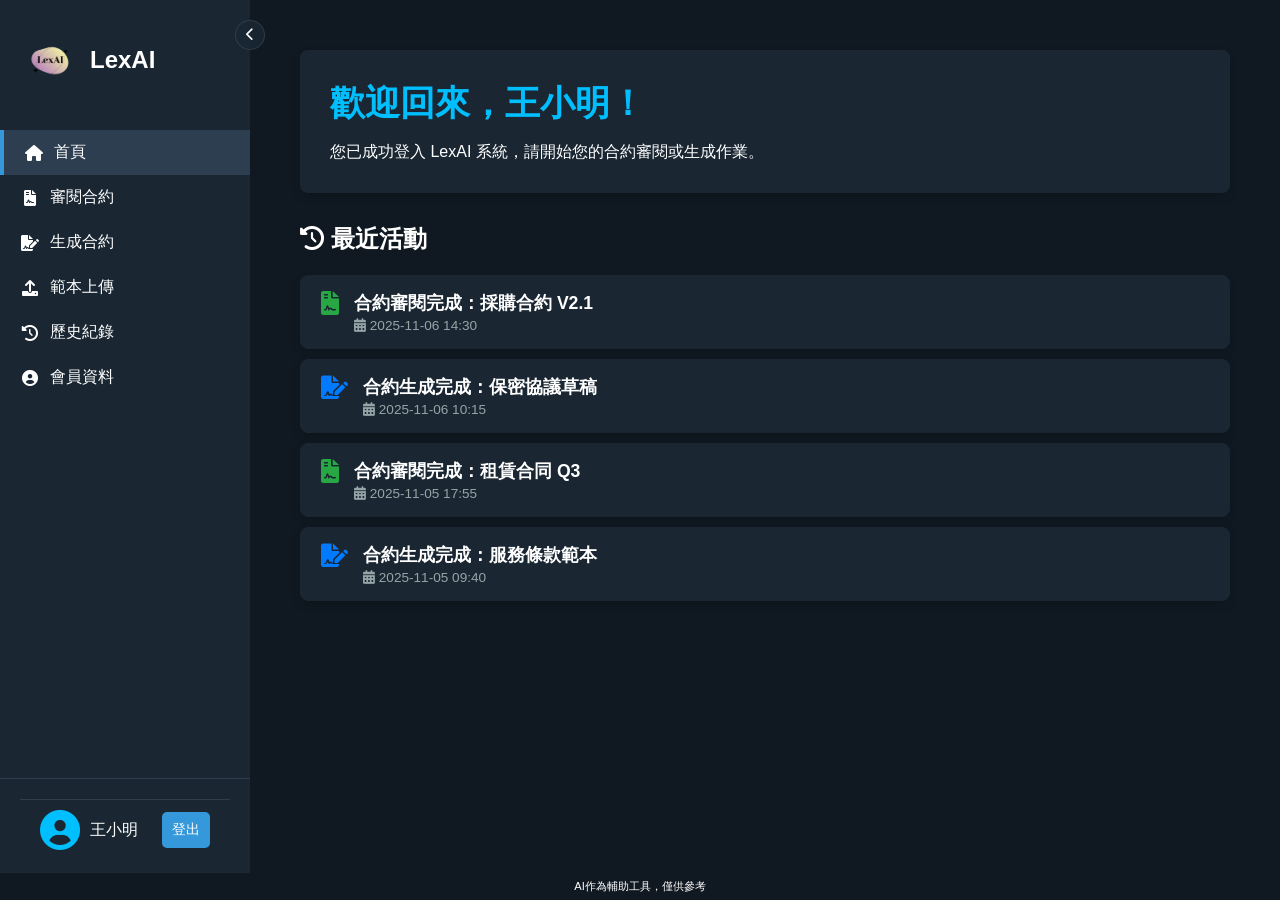
<file: index.html>
<!DOCTYPE html>
<html lang="zh-TW">
<head>
    <meta charset="UTF-8">
    <meta http-equiv="refresh" content="0; url=pages/index.html">
    <title>LexAI - 法律合約輔助系統</title>
    <script>
        window.location.href = "pages/index.html";
    </script>
</head>
<body>
    <p>正在前往首頁... 若無自動跳轉，請點擊 <a href="pages/index.html">此處前往首頁</a>。</p>
</body>
</html>
</file>
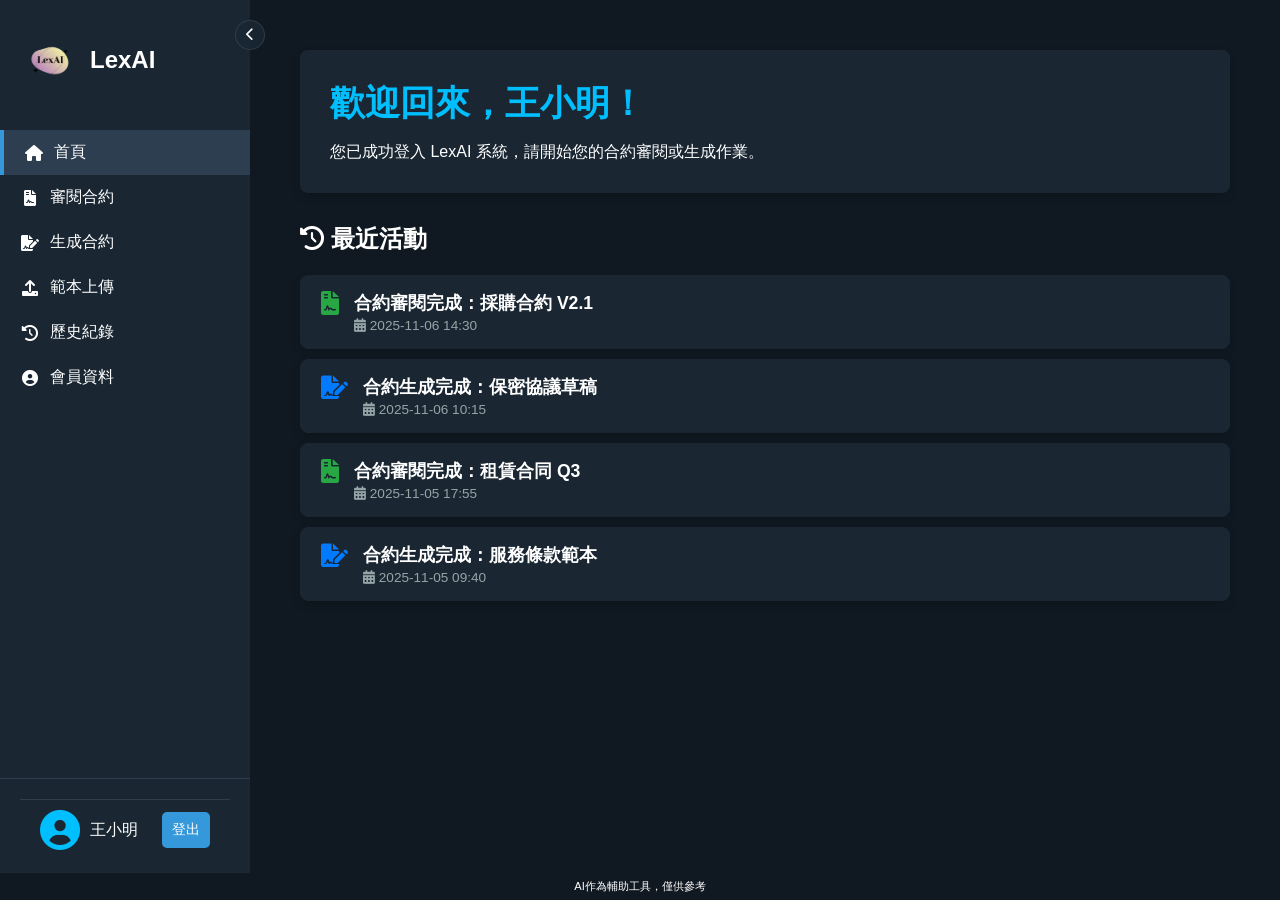
<file: pages/index.html>
<!DOCTYPE html>
<html lang="zh-TW">
<head>
<meta charset="UTF-8">
<meta name="viewport" content="width=device-width, initial-scale=1.0">
<title>首頁</title>
<link rel="stylesheet" href="../assets/css/index.css">
<link rel="stylesheet" href="https://cdnjs.cloudflare.com/ajax/libs/font-awesome/6.0.0/css/all.min.css">
<style>

</style>
</head>
<body>
  <div id="nav-placeholder"></div>
  <link rel="stylesheet" href="../assets/css/nav.css">
  <script src="../assets/js/nav.js"></script>

<main class="main-content">
    <div id="welcomeMessage" class="welcome-box">
        </div>
    <div id="recentActivity" style="display: none;">
        <h2><i class="fas fa-history"></i> 最近活動</h2>
        <ul class="activity-list" id="activityList">
            </ul>
    </div>
</main>


<script>
    document.addEventListener("DOMContentLoaded", () => {
        // 設置寫死的會員數據
        const fixedUser = {
            name: "王小明",
            email: "Wang0125@gmail.com",
            role: "普通會員"
        };
        localStorage.setItem("loggedInUser", JSON.stringify(fixedUser));
        
        // 等待導航欄加載完成
        setTimeout(() => {
            renderHome(); // 初始化首頁內容
            updateNavName(); // 更新導航欄名稱
        }, 100);

        function updateNavName() {
            const userName = document.querySelector('.sidebar-footer-name');
            if (userName) {
                userName.textContent = '王小明';
            }
        }

        function renderHome() {
            const welcomeBox = document.getElementById('welcomeMessage');
            const recentSection = document.getElementById('recentActivity');

            const recentActivities = [
                { type: "review", title: "合約審閱完成：採購合約 V2.1", date: "2025-11-06 14:30" },
                { type: "create", title: "合約生成完成：保密協議草稿", date: "2025-11-06 10:15" },
                { type: "review", title: "合約審閱完成：租賃合同 Q3", date: "2025-11-05 17:55" },
                { type: "create", title: "合約生成完成：服務條款範本", date: "2025-11-05 09:40" },
            ];

            function getActivityIcon(type) {
                if (type === "review") return '<i class="fas fa-file-contract activity-icon" style="color: #28a745;"></i>';
                if (type === "create") return '<i class="fas fa-file-signature activity-icon" style="color: #007bff;"></i>';
                return '<i class="fas fa-check-circle activity-icon"></i>';
            }

            function renderActivities() {
                const activityList = document.getElementById('activityList');
                let html = '';
                recentActivities.forEach(a => {
                    html += `<li class="activity-card">
                                ${getActivityIcon(a.type)}
                                <div class="activity-details">
                                    <p class="activity-title">${a.title}</p>
                                    <p class="activity-date"><i class="fas fa-calendar-alt"></i> ${a.date}</p>
                                </div>
                            </li>`;
                });
                activityList.innerHTML = html;
            }

            welcomeBox.innerHTML = `<h1>歡迎回來，王小明！</h1>
                                    <p>您已成功登入 LexAI 系統，請開始您的合約審閱或生成作業。</p>`;
            recentSection.style.display = 'block';
            renderActivities();
        }

        function highlightCurrent() {
            const navLinks = document.querySelectorAll('.nav-link');
            const currentPath = window.location.pathname.split("/").pop();
            navLinks.forEach(link => {
                const linkPath = link.getAttribute('href').split("/").pop();
                link.classList.toggle('active', linkPath === currentPath);
            });
        }
    });



</script>
</body>
</html>
</file>
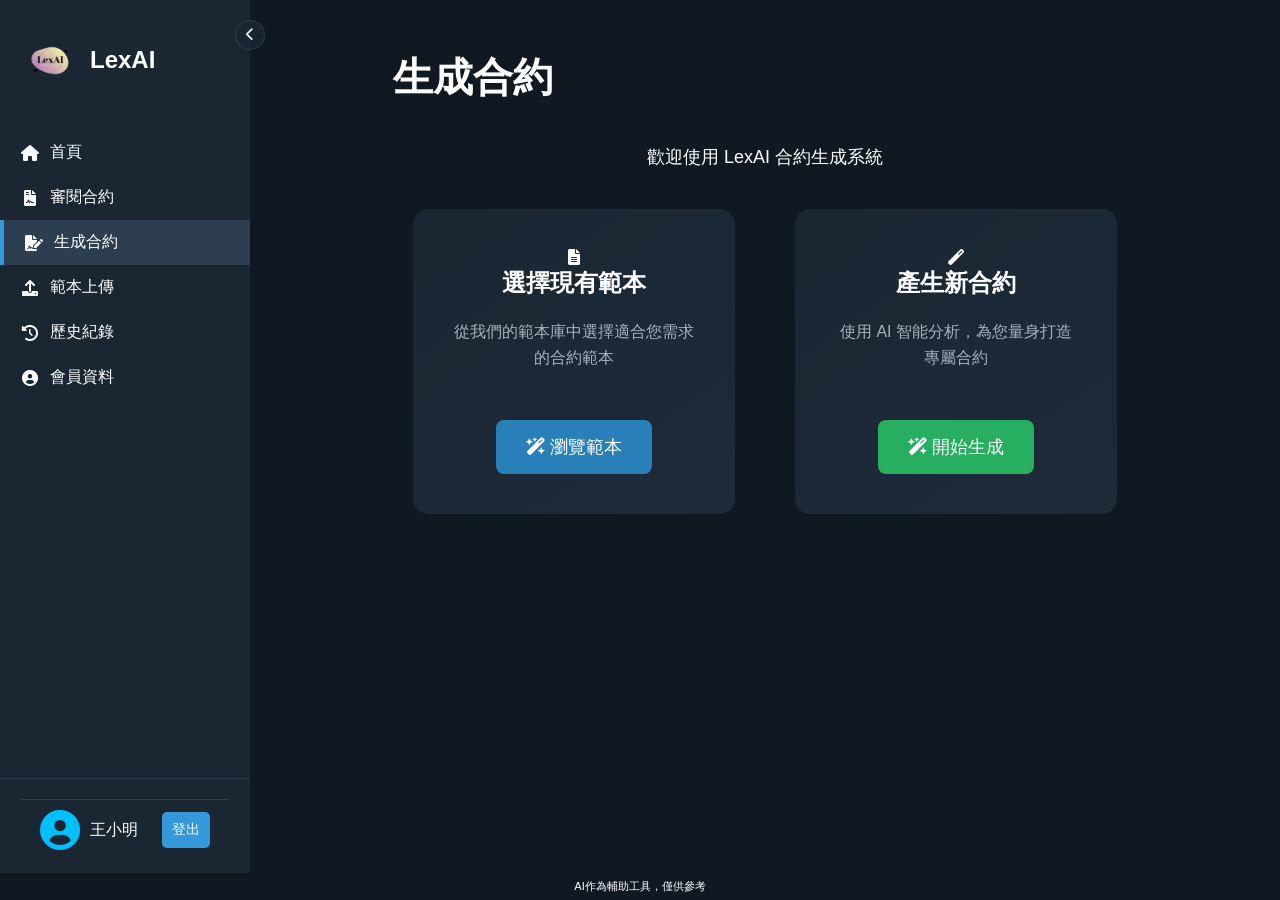
<file: pages/creat1.html>
<!DOCTYPE html>
<html lang="zh-TW">
<head>
    <meta charset="UTF-8">
    <meta name="viewport" content="width=device-width, initial-scale=1.0">
    <title>生成合約</title>
    <link rel="stylesheet" href="../assets/css/creat1.css">
    <link rel="stylesheet" href="https://cdnjs.cloudflare.com/ajax/libs/font-awesome/6.0.0/css/all.min.css">
</head>
<body>

    <div id="nav-placeholder"></div>
    <link rel="stylesheet" href="../assets/css/nav.css">
    <script src="../assets/js/nav.js"></script>

    <main class="main-content">
        <div class="container">
            <div class="welcome-section">
                <h1>生成合約</h1>
                <p class="welcome-text">歡迎使用 LexAI 合約生成系統</p>
            </div>
            
            <div class="options-container">
                <div class="option-card">
                    <div class="option-icon">
                        <i class="fas fa-file-alt"></i>
                    </div>
                    <h2>選擇現有範本</h2>
                    <p>從我們的範本庫中選擇適合您需求的合約範本</p>
                    <a href="ex.html" class="action-button template-btn">
                        <i class="fas fa-wand-magic-sparkles"></i>
                        瀏覽範本
                    </a>
                </div>

                <div class="option-card">
                    <div class="option-icon">
                        <i class="fas fa-magic"></i>
                    </div>
                    <h2>產生新合約</h2>
                    <p>使用 AI 智能分析，為您量身打造專屬合約</p>
                    <a href="creat2.html" class="action-button generate-btn">
                        <i class="fas fa-wand-magic-sparkles"></i>
                        開始生成
                    </a>
                </div>
            </div>
        </div>
    </main>

    <script>
        async function submitContract() {
        const text = document.getElementById("contractInput").value;
        
        const res = await fetch("http://localhost:5678/webhook/contract_upload", {
            method: "POST",
            headers: { "Content-Type": "application/json" },
            body: JSON.stringify({
            user_id: currentUserId,
            contract_text: text
            })
        });

        const data = await res.json();
            displayReviewResult(data);
        }

    </script>

</body>
</html>
</file>
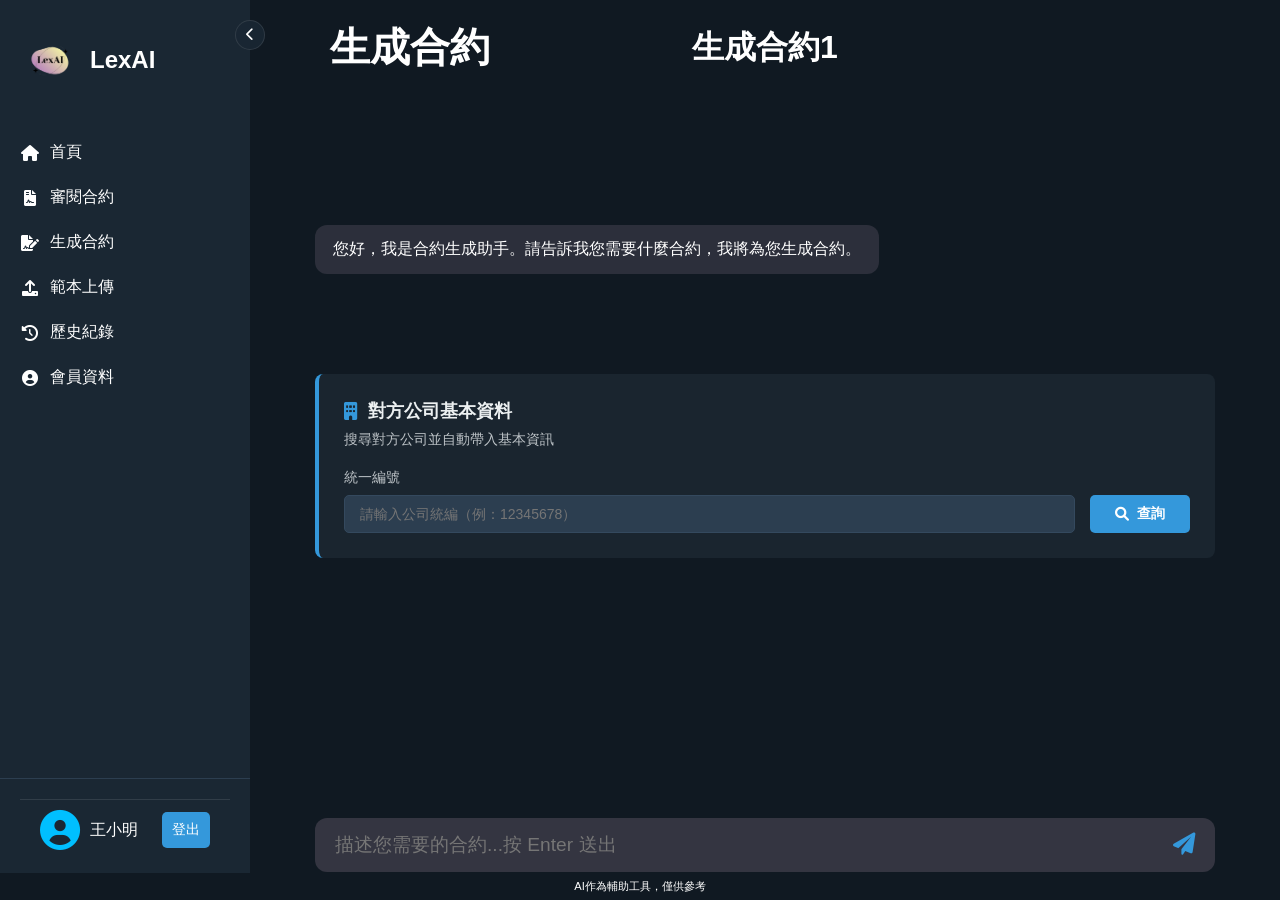
<file: pages/creat2.html>
<!DOCTYPE html>
<html lang="zh-TW">
<head>
    <meta charset="UTF-8">
    <meta name="viewport" content="width=device-width, initial-scale=1.0">
    <title>生成合約</title>
    <link rel="stylesheet" href="../assets/css/creat2.css">
    <link rel="stylesheet" href="https://cdnjs.cloudflare.com/ajax/libs/font-awesome/6.0.0/css/all.min.css">
</head>
<body>

    <div id="nav-placeholder"></div>
    <link rel="stylesheet" href="../assets/css/nav.css">
    <script src="../assets/js/nav.js"></script>

    <main class="main-content">
        <h1 class="page-title">
            <span class="left-title">生成合約</span>
            <span class="editable-title" contenteditable="true">生成合約1</span>
        </h1>

        <div class="container">

            <!-- 聊天區域 -->
            <div class="chat-section" id="chatSection">
                <div class="chat-message system-message">
                    <p>您好，我是合約生成助手。請告訴我您需要什麼合約，我將為您生成合約。</p>
                </div>
            </div>

            <!-- 對方公司資訊查詢區域 -->
            <div class="counterparty-info-section">
                <div class="counterparty-header">
                    <h3><i class="fas fa-building"></i> 對方公司基本資料</h3>
                    <p class="section-desc">搜尋對方公司並自動帶入基本資訊</p>
                </div>
                <div class="counterparty-search">
                    <div class="search-form">
                        <div class="form-group">
                            <label for="counterpartyIdCreat2">統一編號</label>
                            <input 
                                type="text" 
                                id="counterpartyIdCreat2" 
                                placeholder="請輸入公司統編（例：12345678）"
                                class="search-input"
                            >
                        </div>
                        <button id="queryBtnCreat2" class="query-btn">
                            <i class="fas fa-search"></i> 查詢
                        </button>
                    </div>

                    <!-- 加載動畫 -->
                    <div id="counterpartyLoadingCreat2" class="loading-animation" style="display: none;">
                        <div class="spinner"></div>
                        <p id="counterpartyLoadingTextCreat2">正在連線商工登記資料庫...</p>
                    </div>

                    <!-- 查詢結果 -->
                    <div id="counterpartyResultsCreat2" class="counterparty-results" style="display: none;">
                        <div class="result-header">
                            <h4><i class="fas fa-check-circle"></i> 查詢結果</h4>
                            <button class="use-btn" id="useCounterpartyBtnCreat2">使用此資訊</button>
                        </div>
                        <div class="result-grid" id="counterpartyContentCreat2">
                            <!-- 結果會在此顯示 -->
                        </div>
                    </div>
                </div>
            </div>

            <!-- 聊天輸入框區域 -->
            <div class="input-section">
                <div class="input-wrapper">
                    <input type="text" id="messageInput" class="text-input" placeholder="描述您需要的合約...按 Enter 送出">
                    <!-- 送出按鈕 -->
                    <button class="upload-btn" id="sendBtn" onclick="sendMessage()">
                        <i class="fas fa-paper-plane"></i>
                    </button>
                </div>
            </div>
        </div>
    </main>

<script src="../assets/js/counterparty.js"></script>
<script src="../assets/js/creat2-chat.js"></script>
<script>
    document.addEventListener('DOMContentLoaded', function() {
        // 初始化對方公司查詢功能
        setupCounterpartyListeners('Creat2');
        
        // --- 變數初始化 ---
        const editBtn = document.querySelector('.edit-btn');
        const editToolbar = document.querySelector('.edit-toolbar');
        const dislikeBtn = document.querySelector('.dislike-btn');
        const likeBtn = document.querySelector('.like-btn');
        const feedbackModal = document.getElementById('feedbackModal');
        const likeToast = document.getElementById('likeToast');
        const contractActions = document.querySelector('.contract-actions');
        const cancelBtn = document.querySelector('.cancel-btn');
        const confirmBtn = document.querySelector('.confirm-btn');

        // --- 事件監聽器設定 ---
        editBtn.addEventListener('click', () => { editToolbar.style.display = 'flex'; contractActions.style.display = 'none'; });
        cancelBtn.addEventListener('click', () => { editToolbar.style.display = 'none'; contractActions.style.display = 'flex'; });
        confirmBtn.addEventListener('click', () => { editToolbar.style.display = 'none'; contractActions.style.display = 'flex'; });
        dislikeBtn.addEventListener('click', () => feedbackModal.classList.add('show'));
        likeBtn.addEventListener('click', () => {
            likeToast.classList.add('show');
            setTimeout(() => likeToast.classList.remove('show'), 2000);
        });
        document.querySelector('.cancel-feedback').addEventListener('click', () => feedbackModal.classList.remove('show'));
        document.querySelector('.submit-feedback').addEventListener('click', () => {
            feedbackModal.classList.remove('show');
            alert("感謝您的意見！");
        });

        // 初始化聊天功能
        initializeChat();
    });
</script>
</body>
</html>
</file>
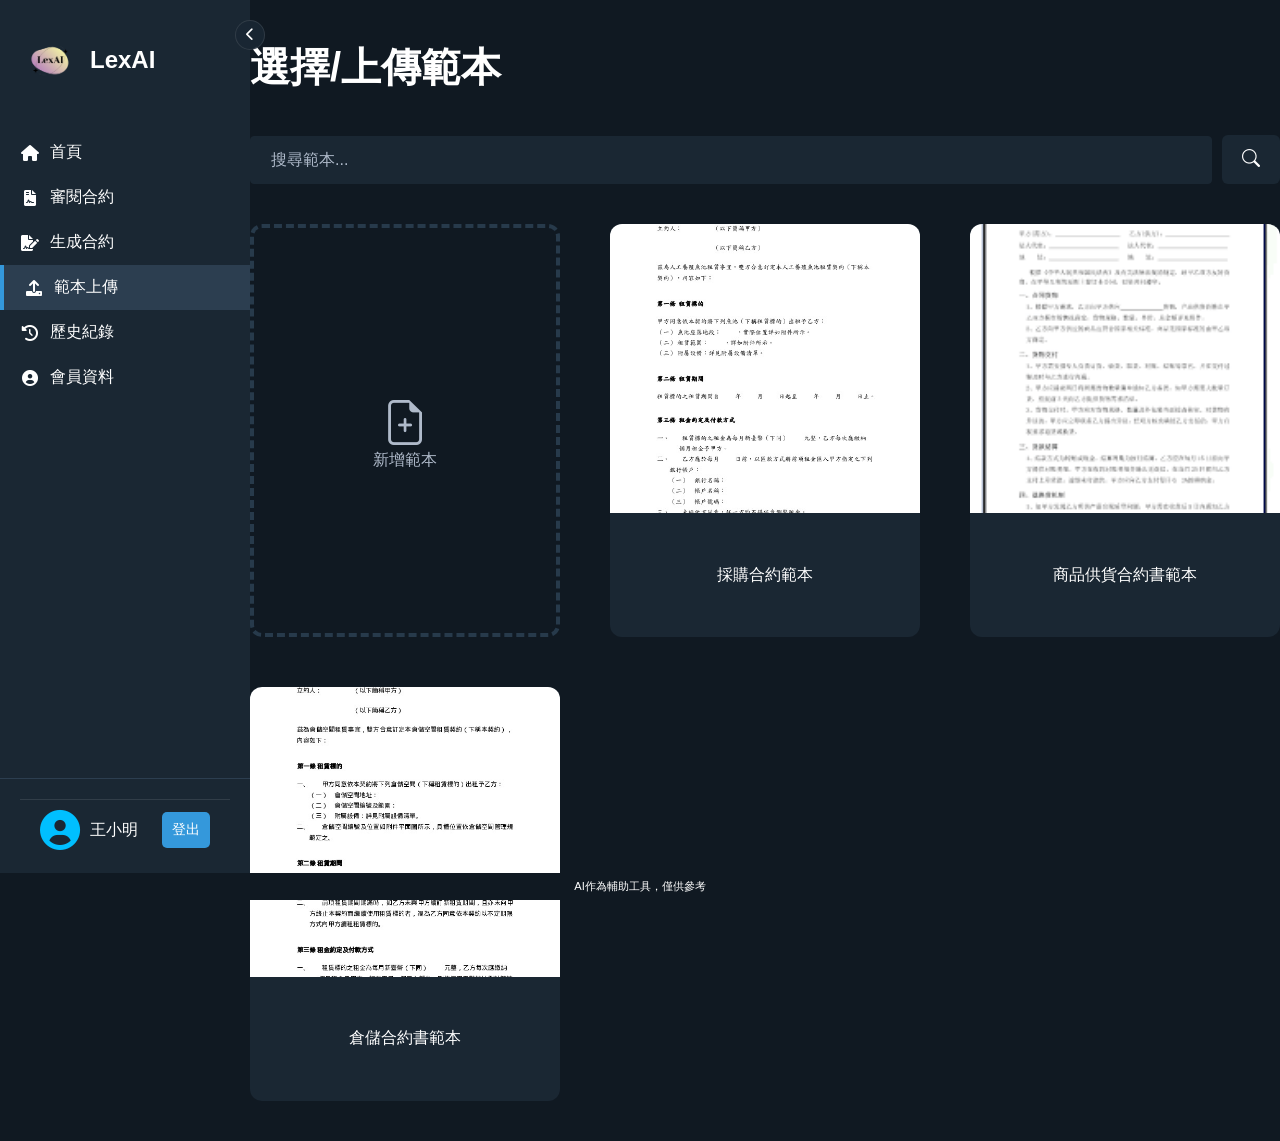
<file: pages/ex.html>
<!DOCTYPE html>
<html lang="zh-Hant">
<head>
  <meta charset="UTF-8">
  <meta name="viewport" content="width=device-width, initial-scale=1.0">
  <title>範本</title>
  <link rel="stylesheet" href="../assets/css/ex.css">
  <link rel="stylesheet" href="https://cdnjs.cloudflare.com/ajax/libs/font-awesome/6.0.0/css/all.min.css">
  <link rel="stylesheet" href="https://cdn.jsdelivr.net/npm/bootstrap-icons@1.11.3/font/bootstrap-icons.css">   
</head>
<body>


  <div id="nav-placeholder"></div>
  <link rel="stylesheet" href="../assets/css/nav.css">
  <script src="../assets/js/nav.js"></script>

  <main class="main-content">
    <div class="main">
      <div>
        <h1>選擇/上傳範本</h1>

        <!-- 搜尋欄 -->
        <div class="search-bar">
          <input type="text" id="searchInput" placeholder="搜尋範本..." onkeyup="searchTemplates()">
          <button onclick="searchTemplates()"><i class="bi bi-search"></i></button>
        </div>

         <!-- 隱藏的檔案上傳 Input (供 JS 呼叫) -->
        <input type="file" id="templateFileInput" accept=".pdf,.docx,.doc,.txt" style="display: none;">

        <!-- 範本清單 -->
        <div class="grid" id="templateGrid">
          <!-- 新增範本卡片 (點擊觸發彈窗) -->
          <div class="card add-card" onclick="openUploadModal()">
            <div class="add-content">
              <i class="bi bi-file-earmark-plus"></i>
              <p>新增範本</p>
            </div>
          </div>

          <!-- 靜態範本 (之後可由 n8n 動態載入) -->
           <a href="ex_generate.html?template=採購合約書" class="card template-card" style="text-decoration: none; color: inherit;">
            <img src="../assets/images/養殖.jpg">
            <p>採購合約範本</p>
          </a> 
          <a href="ex_generate.html?template=商品供貨合約書" class="card template-card" style="text-decoration: none; color: inherit;">
            <img src="../assets/images/供貨.png">
            <p>商品供貨合約書範本</p>
          </a>
          <a href="ex_generate.html?template=倉儲合約書" class="card template-card" style="text-decoration: none; color: inherit;">
            <img src="../assets/images/倉處.jpg">
            <p>倉儲合約書範本</p>
          </a>
        </div>
      </div>
    </div>

    <!-- 上傳/命名 彈跳視窗 (Modal) -->
    <div id="uploadModal" class="modal">
      <div class="modal-content">
        <div class="modal-header">
          <h3>上傳新範本</h3>
          <span class="close-btn" onclick="closeUploadModal()">&times;</span>
        </div>
        
        <div class="modal-body">
          <div class="form-group">
            <label>範本名稱</label>
            <input type="text" id="newTemplateName" placeholder="例如：房屋租賃契約範本">
          </div>
          
          <div class="form-group">
            <label>選擇檔案</label>
            <button class="select-file-btn" onclick="triggerFileSelect()">
              <i class="bi bi-folder2-open"></i> 選擇 PDF/Word 檔
            </button>
            <div id="fileNameDisplay" class="file-name-display">尚未選擇檔案</div>
          </div>
        </div>

        <div class="modal-footer">
          <button class="btn-cancel" onclick="closeUploadModal()">取消</button>
          <button class="btn-confirm" onclick="submitTemplate()" id="confirmUploadBtn" disabled>確認上傳</button>
        </div>
      </div>
    </div>
  </main>

  <script src="../assets/js/ex.js"></script>

</body>
</html>
</file>
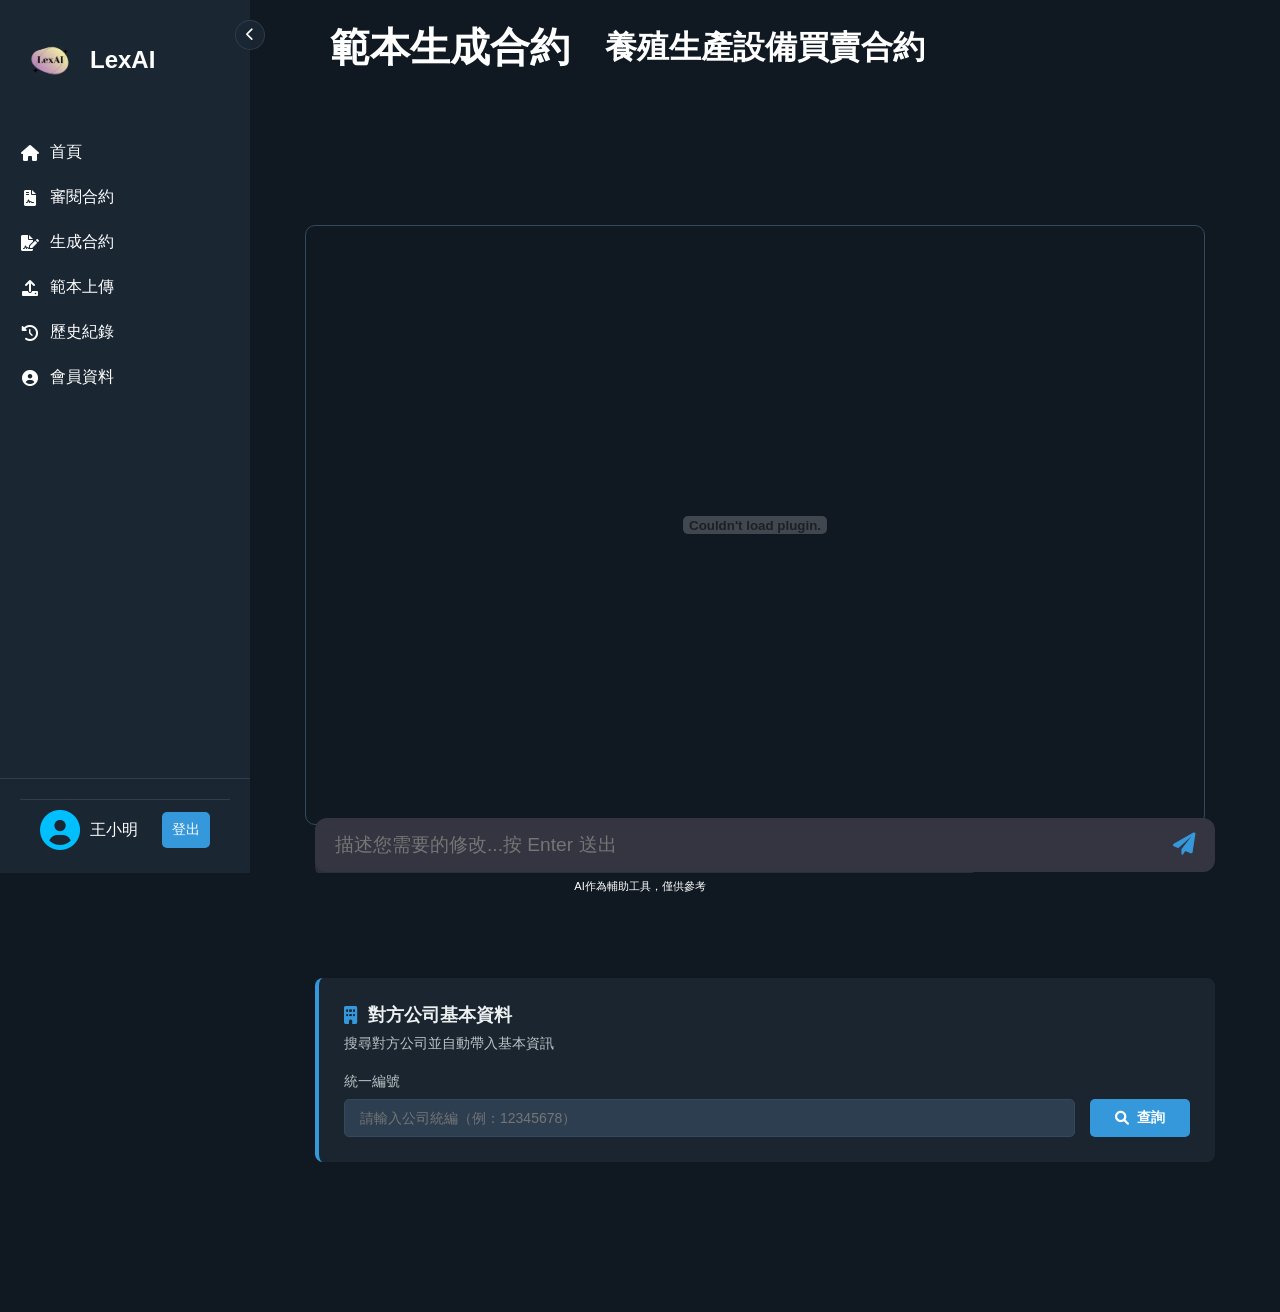
<file: pages/ex_generate.html>
<!DOCTYPE html>
<html lang="zh-TW">
<head>
    <meta charset="UTF-8">
    <meta name="viewport" content="width=device-width, initial-scale=1.0">
    <title>範本生成合約</title>
    <link rel="stylesheet" href="../assets/css/creat2.css">
    <link rel="stylesheet" href="https://cdnjs.cloudflare.com/ajax/libs/font-awesome/6.0.0/css/all.min.css">
    <style>
        .file-upload-section {
            background: #2c3e50;
            border: 2px dashed #3498db;
            border-radius: 10px;
            padding: 40px;
            text-align: center;
            margin-bottom: 30px;
            cursor: pointer;
            transition: all 0.3s ease;
        }
        .file-upload-section:hover {
            background: #34495e;
            border-color: #27ae60;
        }
        .file-upload-section i {
            font-size: 48px;
            color: #3498db;
            margin-bottom: 20px;
        }
        .file-upload-section h3 {
            color: #ecf0f1;
            margin-bottom: 10px;
        }
        .file-upload-section p {
            color: #bdc3c7;
            font-size: 14px;
        }
        .file-input-hidden {
            display: none;
        }
        .uploaded-file {
            background: #1a252f;
            border: 1px solid #34495e;
            border-radius: 8px;
            padding: 15px;
            margin-top: 15px;
            display: flex;
            justify-content: space-between;
            align-items: center;
            color: #ecf0f1;
        }
        .uploaded-file i {
            font-size: 24px;
            color: #27ae60;
            margin-right: 10px;
        }
    </style>
</head>
<body>

    <div id="nav-placeholder"></div>
    <link rel="stylesheet" href="../assets/css/nav.css">
    <script src="../assets/js/nav.js"></script>

    <main class="main-content">
        <h1 class="page-title">
            <span class="left-title">範本生成合約</span>
            <span class="editable-title" contenteditable="true" id="templateName">養殖生產設備買賣合約</span>
        </h1>

        <div class="container">

            <!-- 檔案內容區域 -->
            <div class="file-content-section" id="fileContentArea">
                <embed src="./採購合約範本.pdf" type="application/pdf" style="width: 900px; height: 600px; border: 1px solid #34495e; border-radius: 10px;">
            </div>

            <!-- 聊天區域 -->
            <div class="chat-section" id="chatSection">
                <div class="chat-message system-message">
                    <p>您好，我是合約生成助手。請告訴我您需要如何修改這份合約，我將為您生成新的版本。</p>
                </div>
            </div>

            <!-- 對方公司資訊查詢區域 -->
            <div class="counterparty-info-section">
                <div class="counterparty-header">
                    <h3><i class="fas fa-building"></i> 對方公司基本資料</h3>
                    <p class="section-desc">搜尋對方公司並自動帶入基本資訊</p>
                </div>
                <div class="counterparty-search">
                    <div class="search-form">
                        <div class="form-group">
                            <label for="counterpartyIdEx">統一編號</label>
                            <input 
                                type="text" 
                                id="counterpartyIdEx" 
                                placeholder="請輸入公司統編（例：12345678）"
                                class="search-input"
                            >
                        </div>
                        <button id="queryBtnEx" class="query-btn">
                            <i class="fas fa-search"></i> 查詢
                        </button>
                    </div>

                    <!-- 加載動畫 -->
                    <div id="counterpartyLoadingEx" class="loading-animation" style="display: none;">
                        <div class="spinner"></div>
                        <p id="counterpartyLoadingTextEx">正在連線商工登記資料庫...</p>
                    </div>

                    <!-- 查詢結果 -->
                    <div id="counterpartyResultsEx" class="counterparty-results" style="display: none;">
                        <div class="result-header">
                            <h4><i class="fas fa-check-circle"></i> 查詢結果</h4>
                            <button class="use-btn" id="useCounterpartyBtnEx">使用此資訊</button>
                        </div>
                        <div class="result-grid" id="counterpartyContentEx">
                            <!-- 結果會在此顯示 -->
                        </div>
                    </div>
                </div>
            </div>

            <!-- 聊天輸入框區域 -->
            <div class="input-section">
                <div class="input-wrapper">
                    <input type="text" id="messageInput" class="text-input" placeholder="描述您需要的修改...按 Enter 送出">
                    <!-- 送出按鈕 -->
                    <button class="upload-btn" id="sendBtn" onclick="sendMessage()">
                        <i class="fas fa-paper-plane"></i>
                    </button>
                </div>
            </div>
        </div>
    </main>

    <input type="file" id="templateFileInput" class="file-input-hidden" accept=".pdf,.docx,.doc,.txt">

    <script src="../assets/js/counterparty.js"></script>
    <script src="../assets/js/creat2-chat.js"></script>
    <script>
        // 取得 URL 參數中的範本名稱
        function getTemplateNameFromURL() {
            const params = new URLSearchParams(window.location.search);
            return params.get('template') || '養殖生產設備買賣合約';
        }

        document.addEventListener('DOMContentLoaded', function() {
            // 設定範本名稱
            document.getElementById('templateName').textContent = getTemplateNameFromURL();

            // 初始化對方公司查詢功能
            setupCounterpartyListeners('Ex');
            
            // 載入導覽列
            fetch('nav.html')
                .then(res => res.text())
                .then(data => {
                    document.getElementById('nav-placeholder').innerHTML = data;
                    document.querySelectorAll('.toggle-btn').forEach(btn => {
                        btn.addEventListener('click', function() {
                            const sidebar = document.querySelector('.sidebar');
                            const mainContent = document.querySelector('.main-content');
                            if(sidebar) sidebar.classList.toggle('collapsed');
                            if(mainContent) mainContent.classList.toggle('collapsed');
                        });
                    });
                    
                    // 初始化登入狀態顯示
                    initAuth();
                })
                .catch(console.error);

            // 初始化聊天功能
            initializeChat();
        });

        // 初始化認證UI
        function initAuth() {
            const sidebarAuth = document.getElementById("sidebarAuth");
            if (!sidebarAuth) return;

            function renderAuthContent(user) {
                if (user) {
                    let userName = "使用者";
                    try {
                        const userData = JSON.parse(user);
                        userName = userData.name || "使用者";
                    } catch (e) {
                        userName = user;
                    }
                    return `
                        <div class="user-info">
                            <i class="fas fa-user-circle"></i>
                            <div class="sidebar-footer-name">${userName}</div>
                            <button id="logoutBtn" class="btn-logout">登出</button>
                        </div>
                    `;
                }
                return `
                    <div class="auth-links">
                        <button class="auth-toggle">
                            <i class="fas fa-user"></i>
                            <span>登入/註冊</span>
                            <i class="fas fa-chevron-down"></i>
                        </button>
                        <div class="auth-dropdown" id="authDropdown">
                            <a href="../pages/login.html" class="auth-option">登入</a>
                            <a href="../pages/register.html" class="auth-option">註冊</a>
                        </div>
                    </div>
                `;
            }

            function setupAuthDropdown() {
                const authToggle = sidebarAuth.querySelector('.auth-toggle');
                const authDropdown = document.getElementById('authDropdown');
                
                if (authToggle && authDropdown) {
                    const newAuthToggle = authToggle.cloneNode(true);
                    authToggle.parentNode.replaceChild(newAuthToggle, authToggle);
                    
                    newAuthToggle.addEventListener('click', (e) => {
                        e.stopPropagation();
                        authDropdown.classList.toggle('show');
                    });
                }
            }

            function updateAuthUI() {
                const user = localStorage.getItem("loggedInUser");
                sidebarAuth.innerHTML = renderAuthContent(user);

                if (user) {
                    const logoutBtn = document.getElementById("logoutBtn");
                    if (logoutBtn) {
                        logoutBtn.addEventListener("click", async () => {
                            localStorage.removeItem("loggedInUser");
                            alert("您已成功登出！");
                            window.location.href = "../pages/index.html";
                        });
                    }
                } else {
                    setupAuthDropdown();
                }

                document.addEventListener('click', () => {
                    const dropdown = document.getElementById('authDropdown');
                    if (dropdown) {
                        dropdown.classList.remove('show');
                    }
                });
            }

            updateAuthUI();

            window.addEventListener('storage', (e) => {
                if (e.key === 'loggedInUser') {
                    updateAuthUI();
                }
            });
        }

        // 檔案選擇
        function triggerFileSelect() {
            document.getElementById('templateFileInput').click();
        }

        document.getElementById('templateFileInput').addEventListener('change', function(e) {
            const file = e.target.files[0];
            if (file) {
                const uploadedFileDiv = document.getElementById('uploadedFile');
                const fileName = file.name;
                const fileSize = (file.size / 1024).toFixed(2); // 轉換為 KB

                uploadedFileDiv.innerHTML = `
                    <div class="uploaded-file">
                        <div style="display: flex; align-items: center;">
                            <i class="fas fa-file"></i>
                            <div>
                                <p style="margin: 0; font-weight: 600;">${fileName}</p>
                                <p style="margin: 5px 0 0 0; font-size: 12px; color: #95a5a6;">${fileSize} KB</p>
                            </div>
                        </div>
                        <button onclick="clearFile()" style="background: #e74c3c; color: white; border: none; padding: 8px 16px; border-radius: 5px; cursor: pointer;">
                            <i class="fas fa-trash"></i> 移除
                        </button>
                    </div>
                `;
                uploadedFileDiv.style.display = 'block';

                // 隱藏上傳提示
                document.querySelector('.file-upload-section').style.display = 'none';
            }
        });

        function clearFile() {
            document.getElementById('templateFileInput').value = '';
            document.getElementById('uploadedFile').innerHTML = '';
            document.getElementById('uploadedFile').style.display = 'none';
            document.querySelector('.file-upload-section').style.display = 'block';
        }

        // 發送訊息
        function sendMessage() {
            const input = document.getElementById('messageInput');
            const message = input.value.trim();
            
            if (message) {
                const chatSection = document.getElementById('chatSection');
                
                // 添加用戶訊息
                const userMsg = document.createElement('div');
                userMsg.className = 'chat-message user-message';
                userMsg.innerHTML = '<p>' + message + '</p>';
                chatSection.appendChild(userMsg);
                
                // 清空輸入框
                input.value = '';
                
                // 模擬 AI 回應（可以連接到實際的 API）
                setTimeout(() => {
                    const aiMsg = document.createElement('div');
                    aiMsg.className = 'chat-message system-message';
                    aiMsg.innerHTML = '<p>已收到您的修改需求。系統正在生成新的合約版本...</p>';
                    chatSection.appendChild(aiMsg);
                    
                    // 新增修改完成訊息
                    setTimeout(() => {
                        const completedMsg = document.createElement('div');
                        completedMsg.className = 'chat-message system-message';
                        completedMsg.innerHTML = '<p>修改完成！</p><embed src="./採購合約範本_三萬.pdf" type="application/pdf" style="width: 900px; height: 600px; border: 1px solid #34495e; border-radius: 10px; margin-top: 10px;">';
                        chatSection.appendChild(completedMsg);
                        chatSection.scrollTop = chatSection.scrollHeight;
                    }, 1000);
                    
                    chatSection.scrollTop = chatSection.scrollHeight;
                }, 800);
                
                chatSection.scrollTop = chatSection.scrollHeight;
            }
        }

        // 回車送出
        document.addEventListener('DOMContentLoaded', function() {
            const messageInput = document.getElementById('messageInput');
            if (messageInput) {
                messageInput.addEventListener('keypress', function(e) {
                    if (e.key === 'Enter') {
                        sendMessage();
                    }
                });
            }
        });
    </script>

</body>
</html>
</file>
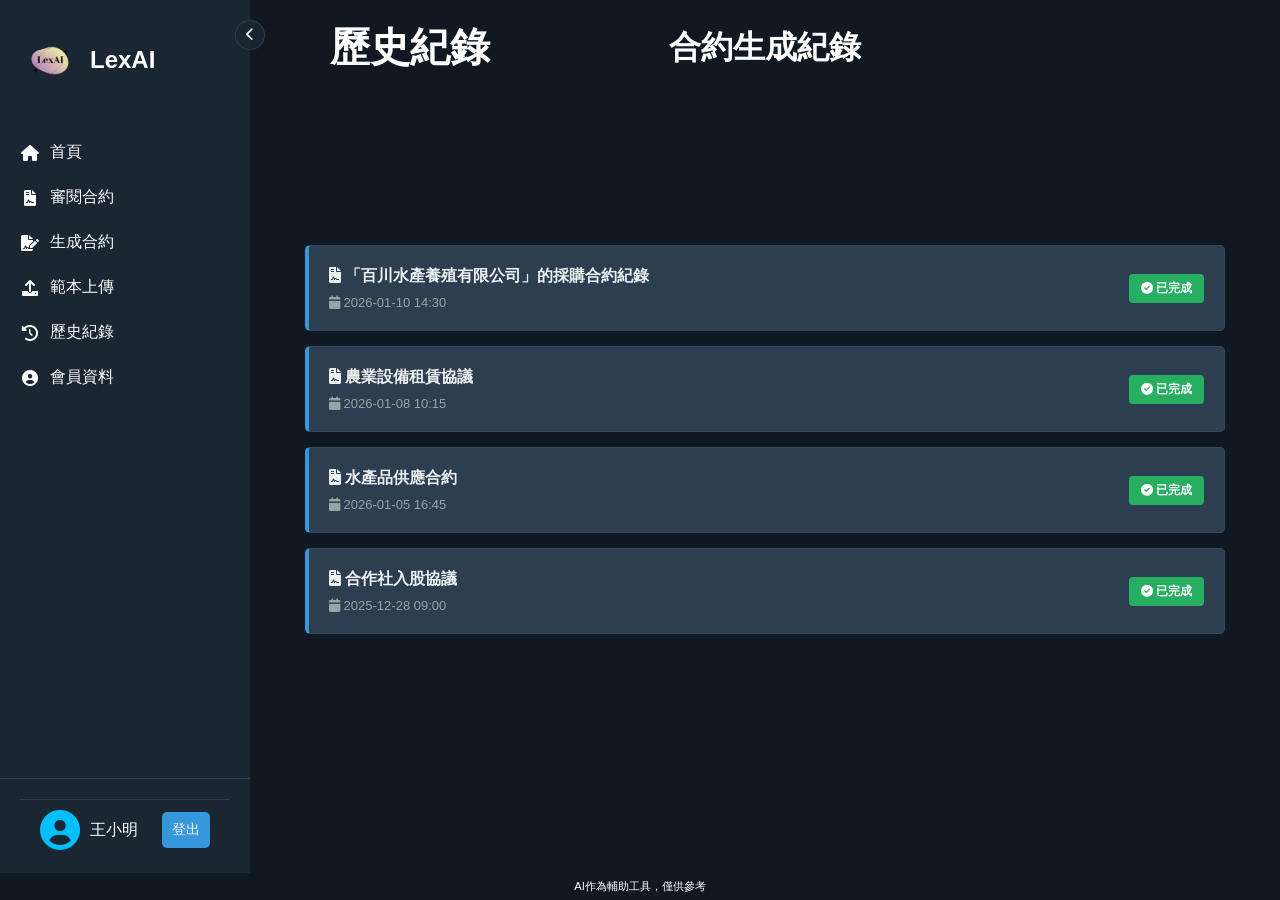
<file: pages/his1.html>
<!DOCTYPE html>
<html lang="zh-TW">
<head>
    <meta charset="UTF-8">
    <meta name="viewport" content="width=device-width, initial-scale=1.0">
    <title>歷史紀錄</title>
    <link rel="stylesheet" href="../assets/css/creat2.css">
    <link rel="stylesheet" href="https://cdnjs.cloudflare.com/ajax/libs/font-awesome/6.0.0/css/all.min.css">
    <style>
        .records-list {
            margin-top: 20px;
        }
        .record-item {
            background: #2c3e50;
            border: 1px solid #34495e;
            border-left: 4px solid #3498db;
            border-radius: 5px;
            padding: 20px;
            margin-bottom: 15px;
            cursor: pointer;
            transition: all 0.3s ease;
            text-decoration: none;
            color: inherit;
            display: flex;
            justify-content: space-between;
            align-items: center;
        }
        .record-item:hover {
            background: #34495e;
            border-left-color: #27ae60;
            box-shadow: 0 4px 8px rgba(0, 0, 0, 0.3);
        }
        .record-info {
            flex: 1;
        }
        .record-title {
            color: #ecf0f1;
            font-size: 16px;
            font-weight: 600;
            margin-bottom: 8px;
        }
        .record-date {
            color: #95a5a6;
            font-size: 13px;
        }
        .record-status {
            background: #27ae60;
            color: white;
            padding: 6px 12px;
            border-radius: 4px;
            font-size: 12px;
            font-weight: 600;
            margin-left: 20px;
            white-space: nowrap;
        }
    </style>
</head>
<body>

    <div id="nav-placeholder"></div>
    <link rel="stylesheet" href="../assets/css/nav.css">
    <script src="../assets/js/nav.js"></script>

    <main class="main-content">
        <h1 class="page-title">
            <span class="left-title">歷史紀錄</span>
            <span class="editable-title" contenteditable="true">合約生成紀錄</span>
        </h1>

        <div class="container">
            <div class="records-list" id="recordsContainer">
                <!-- 合約列表將在此生成 -->
            </div>
        </div>
    </main>

    <script src="../assets/js/creat2-chat.js"></script>
    <script>
        document.addEventListener('DOMContentLoaded', function() {
            // 載入導覽列
            fetch('nav.html')
                .then(res => res.text())
                .then(data => {
                    document.getElementById('nav-placeholder').innerHTML = data;
                    document.querySelectorAll('.toggle-btn').forEach(btn => {
                        btn.addEventListener('click', function() {
                            const sidebar = document.querySelector('.sidebar');
                            const mainContent = document.querySelector('.main-content');
                            if(sidebar) sidebar.classList.toggle('collapsed');
                            if(mainContent) mainContent.classList.toggle('collapsed');
                        });
                    });
                    
                    // 初始化登入狀態顯示
                    initAuth();
                })
                .catch(console.error);

            // 產生寫死的合約列表
            setTimeout(() => {
                renderRecords();
            }, 300);
        });

        // 初始化認證UI
        function initAuth() {
            const sidebarAuth = document.getElementById("sidebarAuth");
            if (!sidebarAuth) return;

            function renderAuthContent(user) {
                if (user) {
                    let userName = "使用者";
                    try {
                        const userData = JSON.parse(user);
                        userName = userData.name || "使用者";
                    } catch (e) {
                        userName = user;
                    }
                    return `
                        <div class="user-info">
                            <i class="fas fa-user-circle"></i>
                            <div class="sidebar-footer-name">${userName}</div>
                            <button id="logoutBtn" class="btn-logout">登出</button>
                        </div>
                    `;
                }
                return `
                    <div class="auth-links">
                        <button class="auth-toggle">
                            <i class="fas fa-user"></i>
                            <span>登入/註冊</span>
                            <i class="fas fa-chevron-down"></i>
                        </button>
                        <div class="auth-dropdown" id="authDropdown">
                            <a href="../pages/login.html" class="auth-option">登入</a>
                            <a href="../pages/register.html" class="auth-option">註冊</a>
                        </div>
                    </div>
                `;
            }

            function setupAuthDropdown() {
                const authToggle = sidebarAuth.querySelector('.auth-toggle');
                const authDropdown = document.getElementById('authDropdown');
                
                if (authToggle && authDropdown) {
                    const newAuthToggle = authToggle.cloneNode(true);
                    authToggle.parentNode.replaceChild(newAuthToggle, authToggle);
                    
                    newAuthToggle.addEventListener('click', (e) => {
                        e.stopPropagation();
                        authDropdown.classList.toggle('show');
                    });
                }
            }

            function updateAuthUI() {
                const user = localStorage.getItem("loggedInUser");
                sidebarAuth.innerHTML = renderAuthContent(user);

                if (user) {
                    const logoutBtn = document.getElementById("logoutBtn");
                    if (logoutBtn) {
                        logoutBtn.addEventListener("click", async () => {
                            localStorage.removeItem("loggedInUser");
                            alert("您已成功登出！");
                            window.location.href = "../pages/index.html";
                        });
                    }
                } else {
                    setupAuthDropdown();
                }

                document.addEventListener('click', () => {
                    const dropdown = document.getElementById('authDropdown');
                    if (dropdown) {
                        dropdown.classList.remove('show');
                    }
                });
            }

            updateAuthUI();

            window.addEventListener('storage', (e) => {
                if (e.key === 'loggedInUser') {
                    updateAuthUI();
                }
            });
        }

        // 寫死的合約資料
        const mockRecords = [
            {
                id: 'contract_001',
                title: '「百川水產養殖有限公司」的採購合約紀錄',
                date: '2026-01-10 14:30',
                status: '已完成'
            },
            {
                id: 'contract_002',
                title: '農業設備租賃協議',
                date: '2026-01-08 10:15',
                status: '已完成'
            },
            {
                id: 'contract_003',
                title: '水產品供應合約',
                date: '2026-01-05 16:45',
                status: '已完成'
            },
            {
                id: 'contract_004',
                title: '合作社入股協議',
                date: '2025-12-28 09:00',
                status: '已完成'
            }
        ];

        // 產生合約列表
        function renderRecords() {
            try {
                const container = document.getElementById('recordsContainer');
                container.innerHTML = '';

                mockRecords.forEach(record => {
                    const item = document.createElement('a');
                    item.href = 'his2.html?id=' + record.id;
                    item.className = 'record-item';
                    item.innerHTML = `
                        <div class="record-info">
                            <div class="record-title">
                                <i class="fas fa-file-contract"></i> ${record.title}
                            </div>
                            <div class="record-date">
                                <i class="fas fa-calendar"></i> ${record.date}
                            </div>
                        </div>
                        <div class="record-status">
                            <i class="fas fa-check-circle"></i> ${record.status}
                        </div>
                    `;
                    container.appendChild(item);
                });
            } catch (error) {
                console.error('錯誤:', error);
                document.getElementById('recordsContainer').innerHTML = '<p style="color: #e74c3c;">載入失敗</p>';
            }
        }
    </script>

</body>
</html>
</file>
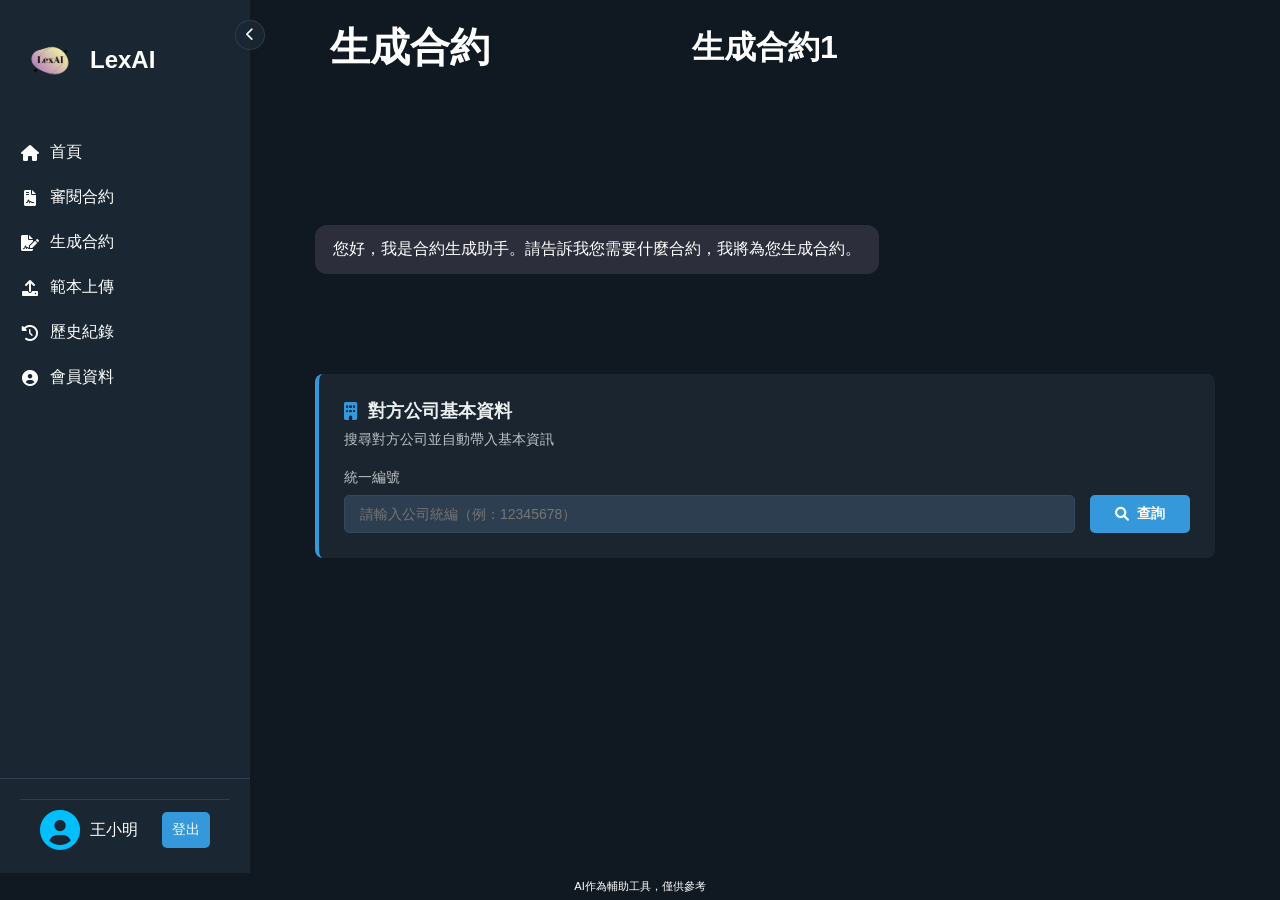
<file: pages/his2 1.html>
<!DOCTYPE html>
<html lang="zh-TW">
<head>
    <meta charset="UTF-8">
    <meta name="viewport" content="width=device-width, initial-scale=1.0">
    <title>生成合約</title>
    <link rel="stylesheet" href="../assets/css/creat2.css">
    <link rel="stylesheet" href="https://cdnjs.cloudflare.com/ajax/libs/font-awesome/6.0.0/css/all.min.css">
</head>
<body>

    <div id="nav-placeholder"></div>
    <link rel="stylesheet" href="../assets/css/nav.css">
    <script src="../assets/js/nav.js"></script>

    <main class="main-content">
        <h1 class="page-title">
            <span class="left-title">生成合約</span>
            <span class="editable-title" contenteditable="true">生成合約1</span>
        </h1>

        <div class="container">

            <!-- 聊天區域 -->
            <div class="chat-section" id="chatSection">
                <div class="chat-message system-message">
                    <p>您好，我是合約生成助手。請告訴我您需要什麼合約，我將為您生成合約。</p>
                </div>
            </div>

            <!-- 對方公司資訊查詢區域 -->
            <div class="counterparty-info-section">
                <div class="counterparty-header">
                    <h3><i class="fas fa-building"></i> 對方公司基本資料</h3>
                    <p class="section-desc">搜尋對方公司並自動帶入基本資訊</p>
                </div>
                <div class="counterparty-search">
                    <div class="search-form">
                        <div class="form-group">
                            <label for="counterpartyIdCreat2">統一編號</label>
                            <input 
                                type="text" 
                                id="counterpartyIdCreat2" 
                                placeholder="請輸入公司統編（例：12345678）"
                                class="search-input"
                            >
                        </div>
                        <button id="queryBtnCreat2" class="query-btn">
                            <i class="fas fa-search"></i> 查詢
                        </button>
                    </div>

                    <!-- 加載動畫 -->
                    <div id="counterpartyLoadingCreat2" class="loading-animation" style="display: none;">
                        <div class="spinner"></div>
                        <p id="counterpartyLoadingTextCreat2">正在連線商工登記資料庫...</p>
                    </div>

                    <!-- 查詢結果 -->
                    <div id="counterpartyResultsCreat2" class="counterparty-results" style="display: none;">
                        <div class="result-header">
                            <h4><i class="fas fa-check-circle"></i> 查詢結果</h4>
                            <button class="use-btn" id="useCounterpartyBtnCreat2">使用此資訊</button>
                        </div>
                        <div class="result-grid" id="counterpartyContentCreat2">
                            <!-- 結果會在此顯示 -->
                        </div>
                    </div>
                </div>
            </div>

        </div>
    </main>

<script src="../assets/js/counterparty.js"></script>
<script src="../assets/js/creat2-chat.js"></script>
<script>
    document.addEventListener('DOMContentLoaded', function() {
        // 載入導覽列並初始化登入狀態
        fetch('nav.html')
            .then(res => res.text())
            .then(data => {
                document.getElementById('nav-placeholder').innerHTML = data;
                document.querySelectorAll('.toggle-btn').forEach(btn => {
                    btn.addEventListener('click', function() {
                        const sidebar = document.querySelector('.sidebar');
                        const mainContent = document.querySelector('.main-content');
                        if(sidebar) sidebar.classList.toggle('collapsed');
                        if(mainContent) mainContent.classList.toggle('collapsed');
                    });
                });
                
                // 初始化登入狀態顯示
                initAuth();
            })
            .catch(console.error);
        
        // 初始化對方公司查詢功能
        setupCounterpartyListeners('Creat2');
        
        // --- 變數初始化 ---
        const editBtn = document.querySelector('.edit-btn');
        const editToolbar = document.querySelector('.edit-toolbar');
        const dislikeBtn = document.querySelector('.dislike-btn');
        const likeBtn = document.querySelector('.like-btn');
        const feedbackModal = document.getElementById('feedbackModal');
        const likeToast = document.getElementById('likeToast');
        const contractActions = document.querySelector('.contract-actions');
        const cancelBtn = document.querySelector('.cancel-btn');
        const confirmBtn = document.querySelector('.confirm-btn');

        // --- 事件監聽器設定 ---
        editBtn.addEventListener('click', () => { editToolbar.style.display = 'flex'; contractActions.style.display = 'none'; });
        cancelBtn.addEventListener('click', () => { editToolbar.style.display = 'none'; contractActions.style.display = 'flex'; });
        confirmBtn.addEventListener('click', () => { editToolbar.style.display = 'none'; contractActions.style.display = 'flex'; });
        dislikeBtn.addEventListener('click', () => feedbackModal.classList.add('show'));
        likeBtn.addEventListener('click', () => {
            likeToast.classList.add('show');
            setTimeout(() => likeToast.classList.remove('show'), 2000);
        });
        document.querySelector('.cancel-feedback').addEventListener('click', () => feedbackModal.classList.remove('show'));
        document.querySelector('.submit-feedback').addEventListener('click', () => {
            feedbackModal.classList.remove('show');
            alert("感謝您的意見！");
        });

        // 初始化聊天功能
        initializeChat();
    });

    // 初始化認證UI
    function initAuth() {
        const sidebarAuth = document.getElementById("sidebarAuth");
        if (!sidebarAuth) return;

        function renderAuthContent(user) {
            if (user) {
                let userName = "使用者";
                try {
                    const userData = JSON.parse(user);
                    userName = userData.name || "使用者";
                } catch (e) {
                    userName = user;
                }
                return `
                    <div class="user-info">
                        <i class="fas fa-user-circle"></i>
                        <div class="sidebar-footer-name">${userName}</div>
                        <button id="logoutBtn" class="btn-logout">登出</button>
                    </div>
                `;
            }
            return `
                <div class="auth-links">
                    <button class="auth-toggle">
                        <i class="fas fa-user"></i>
                        <span>登入/註冊</span>
                        <i class="fas fa-chevron-down"></i>
                    </button>
                    <div class="auth-dropdown" id="authDropdown">
                        <a href="../pages/login.html" class="auth-option">登入</a>
                        <a href="../pages/register.html" class="auth-option">註冊</a>
                    </div>
                </div>
            `;
        }

        function setupAuthDropdown() {
            const authToggle = sidebarAuth.querySelector('.auth-toggle');
            const authDropdown = document.getElementById('authDropdown');
            
            if (authToggle && authDropdown) {
                const newAuthToggle = authToggle.cloneNode(true);
                authToggle.parentNode.replaceChild(newAuthToggle, authToggle);
                
                newAuthToggle.addEventListener('click', (e) => {
                    e.stopPropagation();
                    authDropdown.classList.toggle('show');
                });
            }
        }

        function updateAuthUI() {
            const user = localStorage.getItem("loggedInUser");
            sidebarAuth.innerHTML = renderAuthContent(user);

            if (user) {
                const logoutBtn = document.getElementById("logoutBtn");
                if (logoutBtn) {
                    logoutBtn.addEventListener("click", async () => {
                        localStorage.removeItem("loggedInUser");
                        alert("您已成功登出！");
                        window.location.href = "../pages/index.html";
                    });
                }
            } else {
                setupAuthDropdown();
            }

            document.addEventListener('click', () => {
                const dropdown = document.getElementById('authDropdown');
                if (dropdown) {
                    dropdown.classList.remove('show');
                }
            });
        }

        updateAuthUI();

        window.addEventListener('storage', (e) => {
            if (e.key === 'loggedInUser') {
                updateAuthUI();
            }
        });
    }
</script>
</body>
</html>
</file>
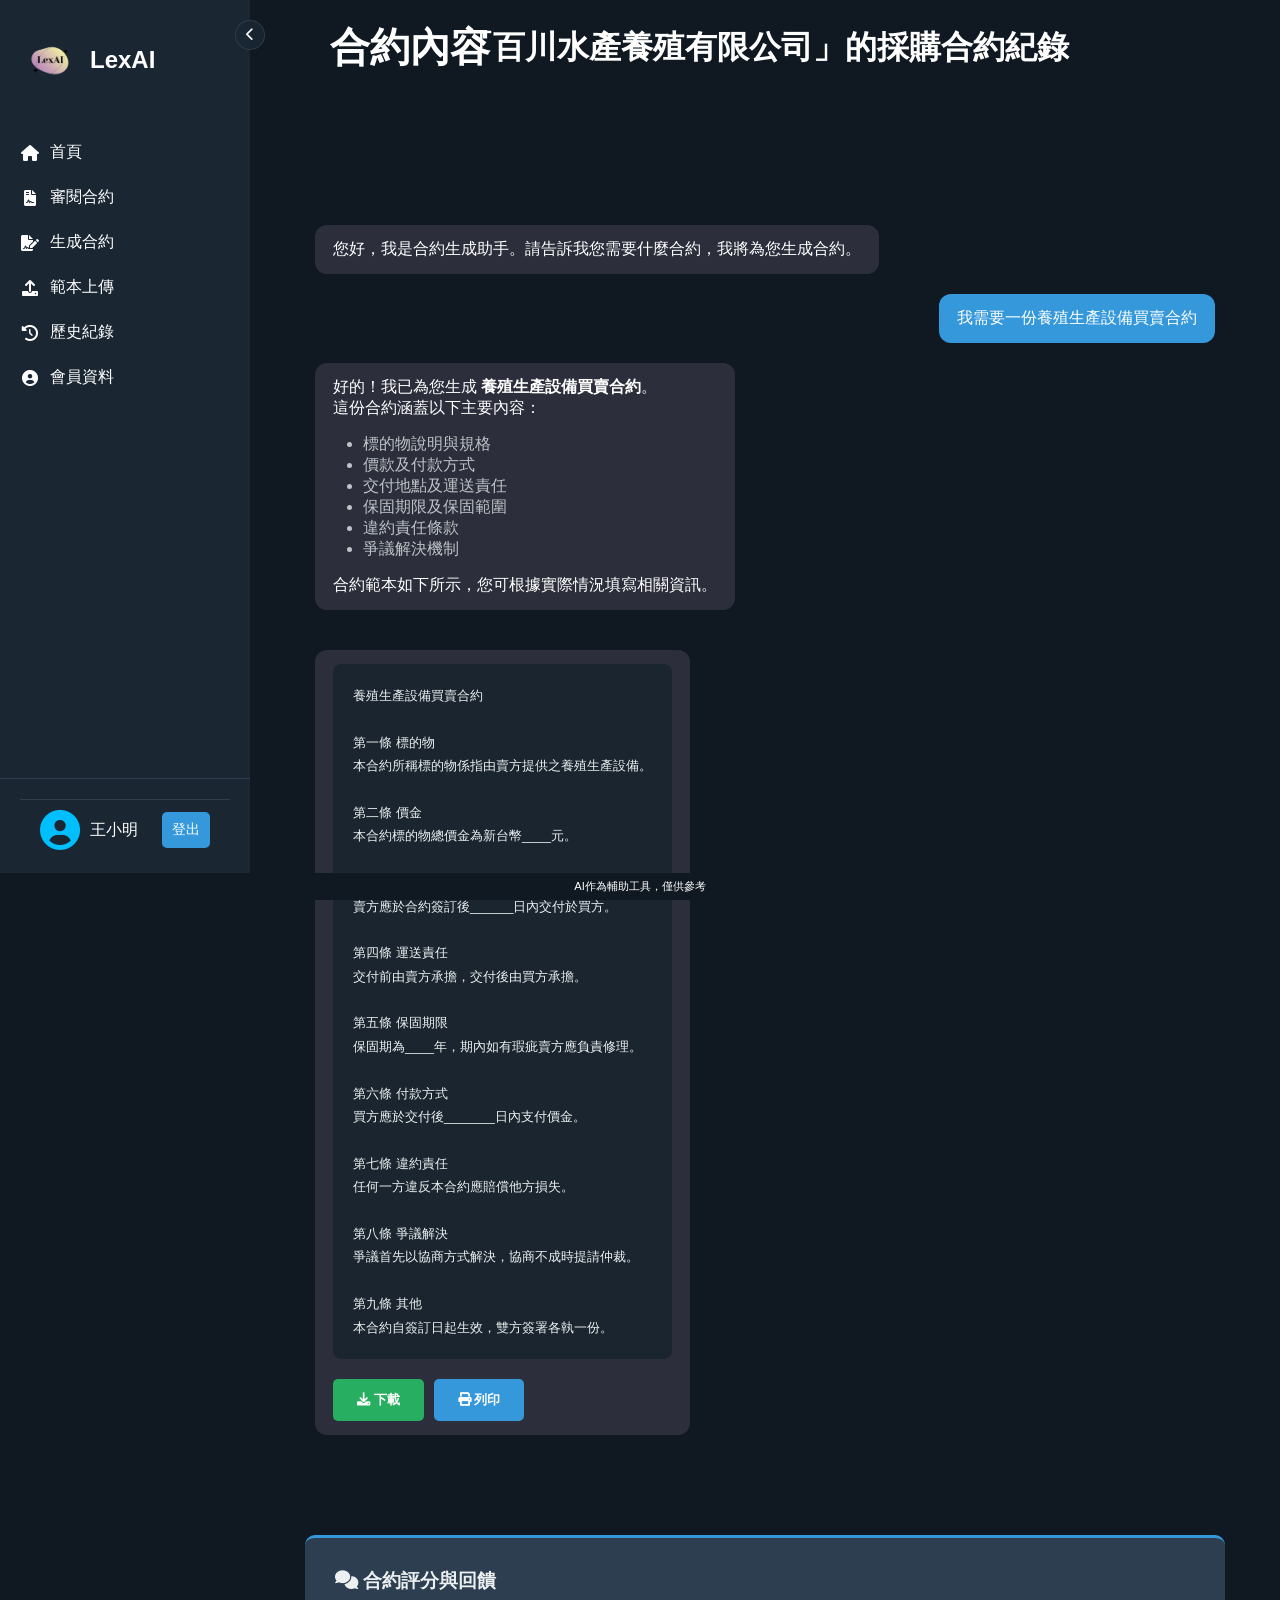
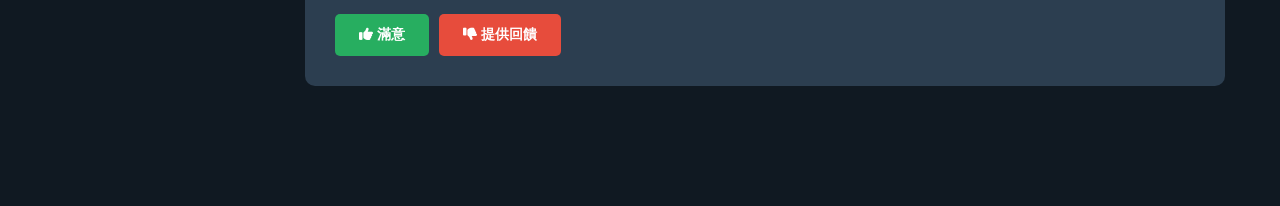
<file: pages/his2.html>
<!DOCTYPE html>
<html lang="zh-TW">
<head>
    <meta charset="UTF-8">
    <meta name="viewport" content="width=device-width, initial-scale=1.0">
    <title>合約內容</title>
    <link rel="stylesheet" href="../assets/css/creat2.css">
    <link rel="stylesheet" href="https://cdnjs.cloudflare.com/ajax/libs/font-awesome/6.0.0/css/all.min.css">
</head>
<body>
    <div id="nav-placeholder"></div>
    <link rel="stylesheet" href="../assets/css/nav.css">
    <script src="../assets/js/nav.js"></script>

    <main class="main-content">
        <h1 class="page-title">
            <span class="left-title">合約內容</span>
            <span class="editable-title" contenteditable="true">「百川水產養殖有限公司」的採購合約紀錄</span>
        </h1>

        <div class="container">
            <div class="chat-section" id="chatSection"></div>

            <div class="feedback-section" style="margin-top: 40px; padding: 30px; background: #2c3e50; border-radius: 10px; border-top: 3px solid #3498db;">
                <h3 style="margin-bottom: 20px; color: #ecf0f1;"><i class="fas fa-comments"></i> 合約評分與回饋</h3>
                <div style="display: flex; gap: 10px;">
                    <button id="likeBtn" style="padding: 12px 24px; background: #27ae60; color: white; border: none; border-radius: 5px; cursor: pointer; font-size: 14px; font-weight: 600;">
                        <i class="fas fa-thumbs-up"></i> 滿意
                    </button>
                    <button id="dislikeBtn" style="padding: 12px 24px; background: #e74c3c; color: white; border: none; border-radius: 5px; cursor: pointer; font-size: 14px; font-weight: 600;">
                        <i class="fas fa-thumbs-down"></i> 提供回饋
                    </button>
                </div>
            </div>
        </div>
    </main>

    <div class="feedback-modal" id="feedbackModal" style="display:none;position:fixed;top:0;left:0;width:100%;height:100%;background:rgba(0,0,0,0.5);z-index:999;justify-content:center;align-items:center;">
        <div style="background:#2c3e50;padding:30px;border-radius:10px;width:90%;max-width:500px;">
            <h2 style="color:#ecf0f1;margin-bottom:20px;">請提供您的回饋</h2>
            <textarea placeholder="請輸入您的回饋內容..." style="width:100%;height:120px;padding:10px;border:1px solid #34495e;border-radius:5px;background:#1a252f;color:#ecf0f1;font-family:Arial;resize:vertical;"></textarea>
            <div style="margin-top:20px;display:flex;justify-content:flex-end;gap:10px;">
                <button class="cancel-feedback" style="padding:10px 20px;background:#7f8c8d;color:white;border:none;border-radius:5px;cursor:pointer;">取消</button>
                <button class="submit-feedback" style="padding:10px 20px;background:#3498db;color:white;border:none;border-radius:5px;cursor:pointer;">提交</button>
            </div>
        </div>
    </div>

    <div id="likeToast" style="position:fixed;bottom:20px;right:20px;background:#27ae60;color:white;padding:15px 25px;border-radius:5px;display:none;z-index:1000;">
        感謝您的回饋！
    </div>

    <script>
        document.addEventListener('DOMContentLoaded', function() {
            fetch('nav.html')
                .then(res => res.text())
                .then(data => {
                    document.getElementById('nav-placeholder').innerHTML = data;
                    document.querySelectorAll('.toggle-btn').forEach(btn => {
                        btn.addEventListener('click', function() {
                            const sidebar = document.querySelector('.sidebar');
                            const mainContent = document.querySelector('.main-content');
                            if(sidebar) sidebar.classList.toggle('collapsed');
                            if(mainContent) mainContent.classList.toggle('collapsed');
                        });
                    });
                    
                    // 初始化登入狀態顯示
                    initAuth();
                })
                .catch(console.error);

            setTimeout(() => renderChat(), 300);

            const modal = document.getElementById('feedbackModal');
            document.getElementById('likeBtn').addEventListener('click', () => {
                const toast = document.getElementById('likeToast');
                toast.style.display = 'block';
                setTimeout(() => toast.style.display = 'none', 2000);
            });
            document.getElementById('dislikeBtn').addEventListener('click', () => {
                modal.style.display = 'flex';
            });
            document.querySelector('.cancel-feedback').addEventListener('click', () => {
                modal.style.display = 'none';
            });
            document.querySelector('.submit-feedback').addEventListener('click', () => {
                modal.style.display = 'none';
                const toast = document.getElementById('likeToast');
                toast.style.display = 'block';
                setTimeout(() => toast.style.display = 'none', 2000);
            });
        });

        function renderChat() {
            const content = document.getElementById('chatSection');
            const contractText = '養殖生產設備買賣合約\n\n第一條 標的物\n本合約所稱標的物係指由賣方提供之養殖生產設備。\n\n第二條 價金\n本合約標的物總價金為新台幣____元。\n\n第三條 交付\n賣方應於合約簽訂後______日內交付於買方。\n\n第四條 運送責任\n交付前由賣方承擔，交付後由買方承擔。\n\n第五條 保固期限\n保固期為____年，期內如有瑕疵賣方應負責修理。\n\n第六條 付款方式\n買方應於交付後_______日內支付價金。\n\n第七條 違約責任\n任何一方違反本合約應賠償他方損失。\n\n第八條 爭議解決\n爭議首先以協商方式解決，協商不成時提請仲裁。\n\n第九條 其他\n本合約自簽訂日起生效，雙方簽署各執一份。';

            content.innerHTML = '<div class="chat-message system-message"><p>您好，我是合約生成助手。請告訴我您需要什麼合約，我將為您生成合約。</p></div>' +
            '<div class="chat-message user-message"><p>我需要一份養殖生產設備買賣合約</p></div>' +
            '<div class="chat-message system-message"><p>好的！我已為您生成 <strong>養殖生產設備買賣合約</strong>。</p>' +
            '<p>這份合約涵蓋以下主要內容：</p>' +
            '<ul style="margin: 15px 0; padding-left: 30px; color: #bdc3c7;">' +
            '<li>標的物說明與規格</li>' +
            '<li>價款及付款方式</li>' +
            '<li>交付地點及運送責任</li>' +
            '<li>保固期限及保固範圍</li>' +
            '<li>違約責任條款</li>' +
            '<li>爭議解決機制</li>' +
            '</ul>' +
            '<p>合約範本如下所示，您可根據實際情況填寫相關資訊。</p></div>' +
            '<div class="chat-message system-message" style="margin-top:20px;"><div style="background:#1a252f;padding:20px;border-radius:8px;"><div style="color:#ecf0f1;font-size:13px;line-height:1.8;white-space:pre-wrap;word-break:break-word;">' + contractText + '</div></div>' +
            '<div style="margin-top:20px;display:flex;gap:10px;">' +
            '<button onclick="downloadContract()" style="padding:12px 24px;background:#27ae60;color:white;border:none;border-radius:5px;cursor:pointer;font-weight:600;"><i class="fas fa-download"></i> 下載</button>' +
            '<button onclick="printContract()" style="padding:12px 24px;background:#3498db;color:white;border:none;border-radius:5px;cursor:pointer;font-weight:600;"><i class="fas fa-print"></i> 列印</button>' +
            '</div></div>';
        }

        function downloadContract() {
            const text = '養殖生產設備買賣合約\n\n第一條 標的物\n本合約所稱標的物係指由賣方提供之養殖生產設備。\n\n第二條 價金\n本合約標的物總價金為新台幣____元。';
            const blob = new Blob([text], {type: 'text/plain;charset=utf-8'});
            const url = URL.createObjectURL(blob);
            const link = document.createElement('a');
            link.href = url;
            link.download = '養殖生產設備買賣合約.txt';
            document.body.appendChild(link);
            link.click();
            document.body.removeChild(link);
        }

        function printContract() {
            const text = '養殖生產設備買賣合約\n\n第一條 標的物\n本合約所稱標的物係指由賣方提供之養殖生產設備。\n\n第二條 價金\n本合約標的物總價金為新台幣____元。';
            const win = window.open();
            win.document.write('<pre style="font-family:Arial;margin:20px;white-space:pre-wrap;">' + text + '</pre>');
            win.document.close();
            setTimeout(() => win.print(), 500);
        }

        // 初始化認證UI
        function initAuth() {
            const sidebarAuth = document.getElementById("sidebarAuth");
            if (!sidebarAuth) return;

            function renderAuthContent(user) {
                if (user) {
                    let userName = "使用者";
                    try {
                        const userData = JSON.parse(user);
                        userName = userData.name || "使用者";
                    } catch (e) {
                        userName = user;
                    }
                    return `
                        <div class="user-info">
                            <i class="fas fa-user-circle"></i>
                            <div class="sidebar-footer-name">${userName}</div>
                            <button id="logoutBtn" class="btn-logout">登出</button>
                        </div>
                    `;
                }
                return `
                    <div class="auth-links">
                        <button class="auth-toggle">
                            <i class="fas fa-user"></i>
                            <span>登入/註冊</span>
                            <i class="fas fa-chevron-down"></i>
                        </button>
                        <div class="auth-dropdown" id="authDropdown">
                            <a href="../pages/login.html" class="auth-option">登入</a>
                            <a href="../pages/register.html" class="auth-option">註冊</a>
                        </div>
                    </div>
                `;
            }

            function setupAuthDropdown() {
                const authToggle = sidebarAuth.querySelector('.auth-toggle');
                const authDropdown = document.getElementById('authDropdown');
                
                if (authToggle && authDropdown) {
                    const newAuthToggle = authToggle.cloneNode(true);
                    authToggle.parentNode.replaceChild(newAuthToggle, authToggle);
                    
                    newAuthToggle.addEventListener('click', (e) => {
                        e.stopPropagation();
                        authDropdown.classList.toggle('show');
                    });
                }
            }

            function updateAuthUI() {
                const user = localStorage.getItem("loggedInUser");
                sidebarAuth.innerHTML = renderAuthContent(user);

                if (user) {
                    const logoutBtn = document.getElementById("logoutBtn");
                    if (logoutBtn) {
                        logoutBtn.addEventListener("click", async () => {
                            localStorage.removeItem("loggedInUser");
                            alert("您已成功登出！");
                            window.location.href = "../pages/index.html";
                        });
                    }
                } else {
                    setupAuthDropdown();
                }

                document.addEventListener('click', () => {
                    const dropdown = document.getElementById('authDropdown');
                    if (dropdown) {
                        dropdown.classList.remove('show');
                    }
                });
            }

            updateAuthUI();

            window.addEventListener('storage', (e) => {
                if (e.key === 'loggedInUser') {
                    updateAuthUI();
                }
            });
        }
    </script>
</body>
</html>
</file>
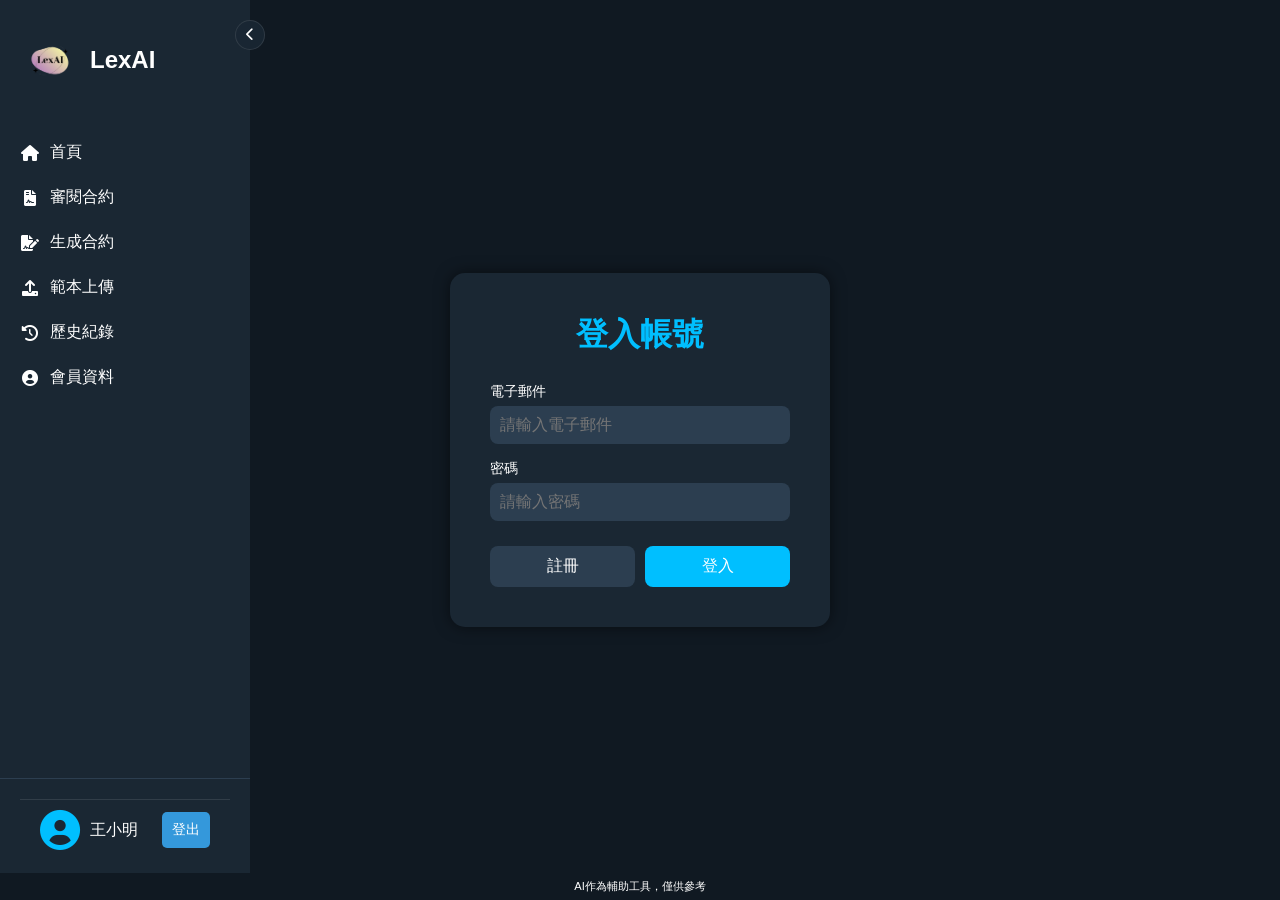
<file: pages/login.html>
<!DOCTYPE html>
<html lang="zh-TW">
<head>
  <meta charset="UTF-8">
  <meta name="viewport" content="width=device-width, initial-scale=1.0">
  <title>登入</title>
  <link rel="stylesheet" href="../assets/css/login.css">
  <link rel="stylesheet" href="https://cdnjs.cloudflare.com/ajax/libs/font-awesome/6.0.0/css/all.min.css">
</head>
<body>

  <div id="nav-placeholder"></div>
  <link rel="stylesheet" href="../assets/css/nav.css">
  <script src="../assets/js/nav.js"></script>

  <div class="login-container">
    <h1>登入帳號</h1>

    <form class="login-form" onsubmit="realLogin(event)">
      <label for="username">電子郵件</label>
      <input type="text" id="username" placeholder="請輸入電子郵件" required>

      <label for="password">密碼</label>
      <input type="password" id="password" placeholder="請輸入密碼" required>

      <div class="btn-group">
        <button type="button" class="btn register-btn" onclick="goToRegister()">註冊</button>
        <button type="submit" class="btn login-btn">登入</button>
      </div>
    </form>
  </div>

  <script>
    // 💡 步驟 1: n8n Webhook 登入 URL
    const N8N_LOGIN_URL = 'http://localhost:5678/webhook/login'; 
    
    // 導向註冊頁
    function goToRegister() {
      window.location.href = "register.html";
    }

    // 💡 步驟 2: 真實的登入邏輯
    async function realLogin(event) {
      event.preventDefault(); 

      // 【優化1】登入前先清空舊資料，避免髒數據殘留
      localStorage.removeItem("user_id");
      localStorage.removeItem("loggedInUser");

      const emailInput = document.getElementById('username').value.trim();
      const passwordInput = document.getElementById('password').value;

      if (!emailInput || !passwordInput) {
        alert("請輸入完整的帳號和密碼。");
        return;
      }
      
      const loginData = {
        email: emailInput, 
        password: passwordInput
      };

      try {
        const response = await fetch(N8N_LOGIN_URL, {
          method: 'POST',
          headers: {
            'Content-Type': 'application/json',
          },
          body: JSON.stringify(loginData)
        });

        // 【優化2】針對 500 錯誤提供更詳細的資訊
        if (!response.ok) {
            let errorMsg = `狀態碼: ${response.status}`;
            try {
                // 嘗試讀取伺服器回傳的錯誤文字
                const errorText = await response.text();
                if (errorText) errorMsg += `\n錯誤詳情: ${errorText.substring(0, 100)}`;
            } catch(e) {}
            
            alert(`登入失敗 (伺服器錯誤)。\n${errorMsg}\n請檢查 n8n 流程是否正常運行。`);
            return;
        }

        const result = await response.json();
        
        // 💡 步驟 3: 處理結果
        if (result.success) {
          // 登入成功
          alert(result.message); 
          
          localStorage.setItem("loggedInUser", emailInput); 

          // 【優化3】檢查 User ID 是否有效
          if (result.user_id) {
              // 檢查是否又不小心傳回了代碼字串
              if (result.user_id.includes("{{") || result.user_id.includes("}}")) {
                  console.error("嚴重錯誤：n8n 回傳了未解析的變數代碼", result.user_id);
                  alert("系統設定錯誤：無法獲取正確的用戶 ID，請聯繫管理員 (n8n Expression Error)。");
                  return;
              }

              localStorage.setItem("user_id", result.user_id);
              console.log("登入成功，已儲存 User ID:", result.user_id); 
          } else {
              console.error("警告：n8n 沒有回傳 user_id");
              alert("登入異常：伺服器未回傳身份 ID。");
              return;
          }

          // 執行跳轉
          window.location.href = result.redirect || "creat2.html"; 
        } else {
          // 登入失敗 (帳號或密碼錯誤)
          alert(result.message || "帳號或密碼錯誤");
          // 如果有 redirect 就跳轉，沒有就留在原地
          if (result.redirect) {
              window.location.href = result.redirect; 
          }
        }

      } catch (error) {
        console.error('登入時發生連線錯誤:', error);
        alert('無法連線到伺服器，請檢查網路或稍後再試。');
      }
    }
  </script>
</body>
</html>
</file>
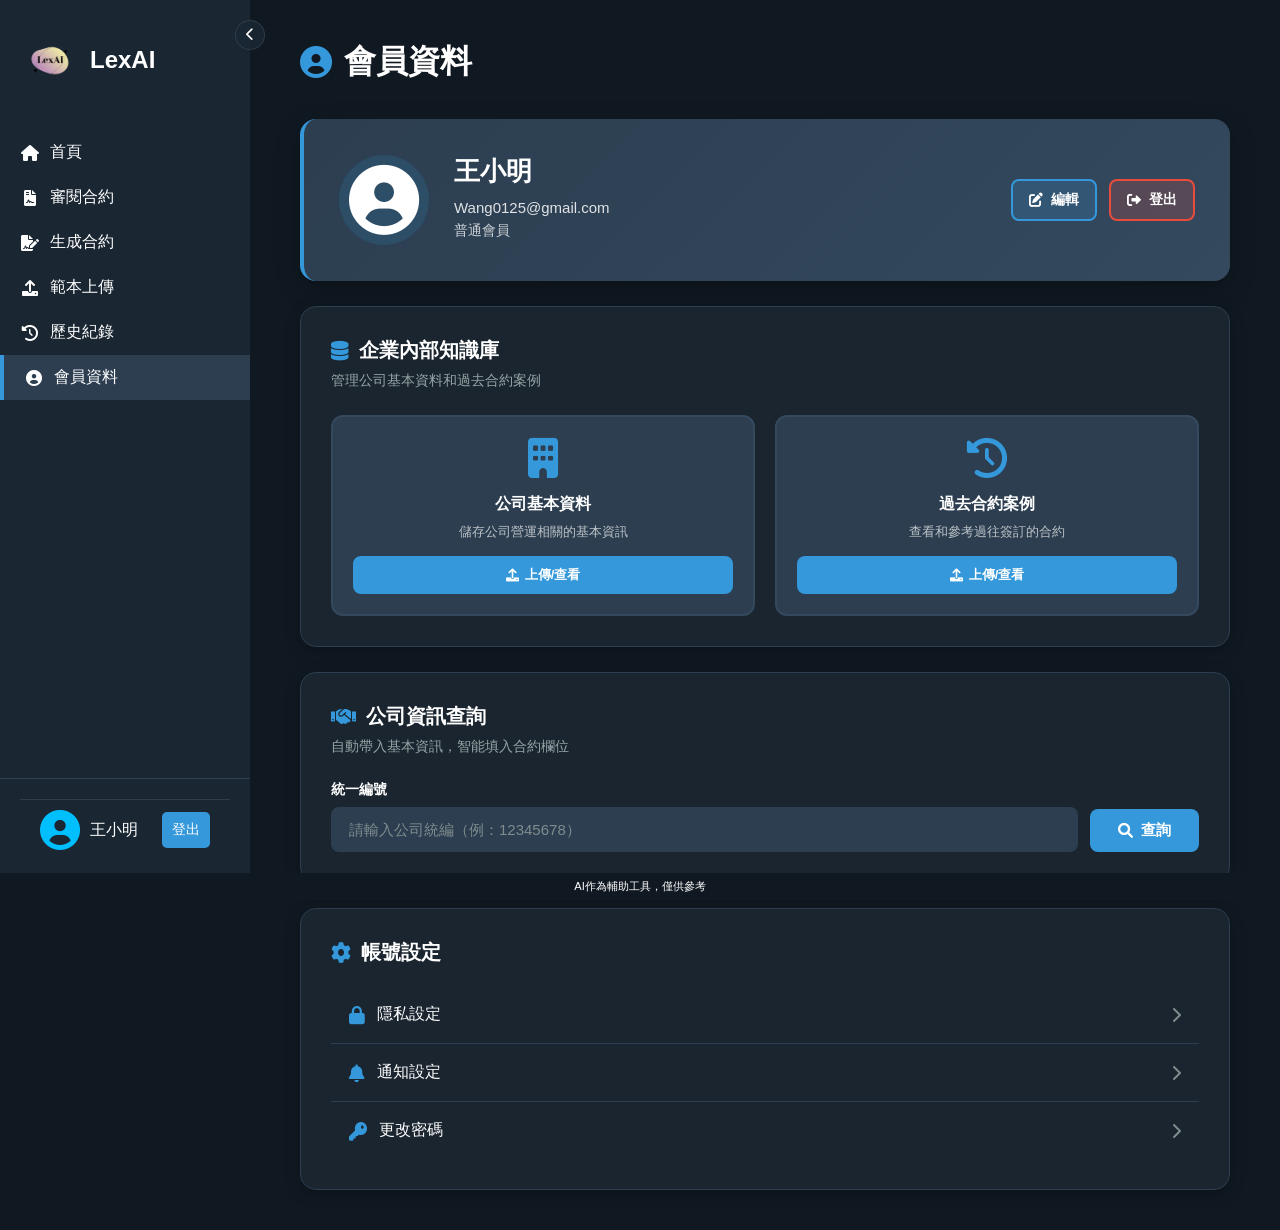
<file: pages/member.html>
<!DOCTYPE html>
<html lang="zh-TW">
<head>
    <meta charset="UTF-8">
    <meta name="viewport" content="width=device-width, initial-scale=1.0">
    <title>會員資料</title>
    <link rel="stylesheet" href="../assets/css/member.css">
    <link rel="stylesheet" href="https://cdnjs.cloudflare.com/ajax/libs/font-awesome/6.0.0/css/all.min.css">
</head>
<body>

    <div id="nav-placeholder"></div>
    <link rel="stylesheet" href="../assets/css/nav.css">
    <script src="../assets/js/nav.js"></script>

    <main class="main-content">
        <h1 class="page-title">
            <i class="fas fa-user-circle"></i> 會員資料
        </h1>

        <div class="container">
            <!-- 會員資料卡 -->
            <div class="member-card">
                <div class="member-header">
                    <div class="member-avatar">
                        <i class="fas fa-user-circle"></i>
                    </div>
                    <div class="member-info">
                        <h2 id="memberName">載入中...</h2>
                        <p id="memberEmail" class="member-email">載入中...</p>
                        <p id="memberRole" class="member-role">會員身份</p>
                    </div>
                    <div class="member-actions">
                        <button class="action-btn edit-member-btn" id="editMemberBtn" title="編輯個人資料">
                            <i class="fas fa-edit"></i>
                            <span>編輯</span>
                        </button>
                        <button class="action-btn logout-btn" id="logoutBtn" title="登出">
                            <i class="fas fa-sign-out-alt"></i>
                            <span>登出</span>
                        </button>
                    </div>
                </div>
            </div>

            <!-- 企業知識庫模組 -->
            <div class="knowledge-base-section">
                <div class="section-header">
                    <h3><i class="fas fa-database"></i> 企業內部知識庫</h3>
                    <p class="section-desc">管理公司基本資料和過去合約案例</p>
                </div>
                <div class="kb-grid">
                    <div class="kb-card">
                        <div class="kb-icon">
                            <i class="fas fa-building"></i>
                        </div>
                        <h4>公司基本資料</h4>
                        <p>儲存公司營運相關的基本資訊</p>
                        <button class="kb-btn" data-kb="company">
                            <i class="fas fa-upload"></i> 上傳/查看
                        </button>
                    </div>
                    <div class="kb-card">
                        <div class="kb-icon">
                            <i class="fas fa-history"></i>
                        </div>
                        <h4>過去合約案例</h4>
                        <p>查看和參考過往簽訂的合約</p>
                        <button class="kb-btn" data-kb="history">
                            <i class="fas fa-upload"></i> 上傳/查看
                        </button>
                    </div>
                </div>
            </div>

            <!-- 公司資訊整合模組 -->
            <div class="counterparty-section">
                <div class="section-header">
                    <h3><i class="fas fa-handshake"></i> 公司資訊查詢</h3>
                    <p class="section-desc">自動帶入基本資訊，智能填入合約欄位</p>
                </div>
                <div class="counterparty-search">
                    <div class="search-form">
                        <div class="form-group">
                            <label for="counterpartyId">統一編號</label>
                            <input 
                                type="text" 
                                id="counterpartyId" 
                                placeholder="請輸入公司統編（例：12345678）"
                                class="search-input"
                            >
                        </div>
                        <button id="queryBtn" class="query-btn">
                            <i class="fas fa-search"></i> 查詢
                        </button>
                    </div>

                    <!-- 加載動畫 -->
                    <div id="counterpartyLoading" class="loading-animation" style="display: none;">
                        <div class="spinner"></div>
                        <p id="counterpartyLoadingText">正在連線商工登記資料庫...</p>
                    </div>

                    <!-- 查詢結果 -->
                    <div id="counterpartyResults" class="counterparty-results" style="display: none;">
                        <div class="result-header">
                            <h4><i class="fas fa-check-circle"></i> 查詢結果</h4>
                            <button class="use-btn" id="useCounterpartyBtn">使用此資訊</button>
                        </div>
                        <div class="result-grid" id="counterpartyContent">
                            <!-- 結果會在此顯示 -->
                        </div>
                    </div>
                </div>
            </div>

            <!-- 會員設定 -->
            <div class="settings-section">
                <h3><i class="fas fa-cog"></i> 帳號設定</h3>
                <div class="settings-list">
                    <div class="setting-item" id="privacySetting">
                        <div class="setting-info">
                            <i class="fas fa-lock"></i>
                            <span>隱私設定</span>
                        </div>
                        <i class="fas fa-chevron-right"></i>
                    </div>
                    <div class="setting-item" id="notificationSetting">
                        <div class="setting-info">
                            <i class="fas fa-bell"></i>
                            <span>通知設定</span>
                        </div>
                        <i class="fas fa-chevron-right"></i>
                    </div>
                    <div class="setting-item" id="passwordSetting">
                        <div class="setting-info">
                            <i class="fas fa-key"></i>
                            <span>更改密碼</span>
                        </div>
                        <i class="fas fa-chevron-right"></i>
                    </div>
                </div>
            </div>
        </div>
    </main>

    <!-- 模態視窗 -->
    <div id="kbModal" class="modal">
        <div class="modal-content">
            <div class="modal-header">
                <h2 id="modalTitle">企業知識庫</h2>
                <button class="close-btn" onclick="closeModal('kbModal')">×</button>
            </div>
            <div class="modal-body">
                <p id="modalDesc">這是知識庫管理功能</p>
                <input type="file" id="kbFile" placeholder="選擇文件上傳...">
            </div>
            <div class="modal-footer">
                <button class="modal-btn modal-btn-secondary" onclick="closeModal('kbModal')">取消</button>
                <button class="modal-btn modal-btn-primary" onclick="uploadKB()">上傳</button>
            </div>
        </div>
    </div>

    <div id="editModal" class="modal">
        <div class="modal-content">
            <div class="modal-header">
                <h2>編輯個人資料</h2>
                <button class="close-btn" onclick="closeModal('editModal')">×</button>
            </div>
            <div class="modal-body">
                <input type="text" id="editName" placeholder="輸入新的名字">
                <input type="email" id="editEmail" placeholder="電子郵件">
                <textarea id="editBio" placeholder="個人簡介" rows="4"></textarea>
            </div>
            <div class="modal-footer">
                <button class="modal-btn modal-btn-secondary" onclick="closeModal('editModal')">取消</button>
                <button class="modal-btn modal-btn-primary" onclick="saveProfile()">保存</button>
            </div>
        </div>
    </div>

    <div id="settingModal" class="modal">
        <div class="modal-content">
            <div class="modal-header">
                <h2 id="settingTitle">設定</h2>
                <button class="close-btn" onclick="closeModal('settingModal')">×</button>
            </div>
            <div class="modal-body" id="settingContent">
                <!-- 內容會動態填充 -->
            </div>
            <div class="modal-footer">
                <button class="modal-btn modal-btn-secondary" onclick="closeModal('settingModal')">關閉</button>
            </div>
        </div>
    </div>

    <script src="../assets/js/member.js"></script>
</body>
</html>
</file>
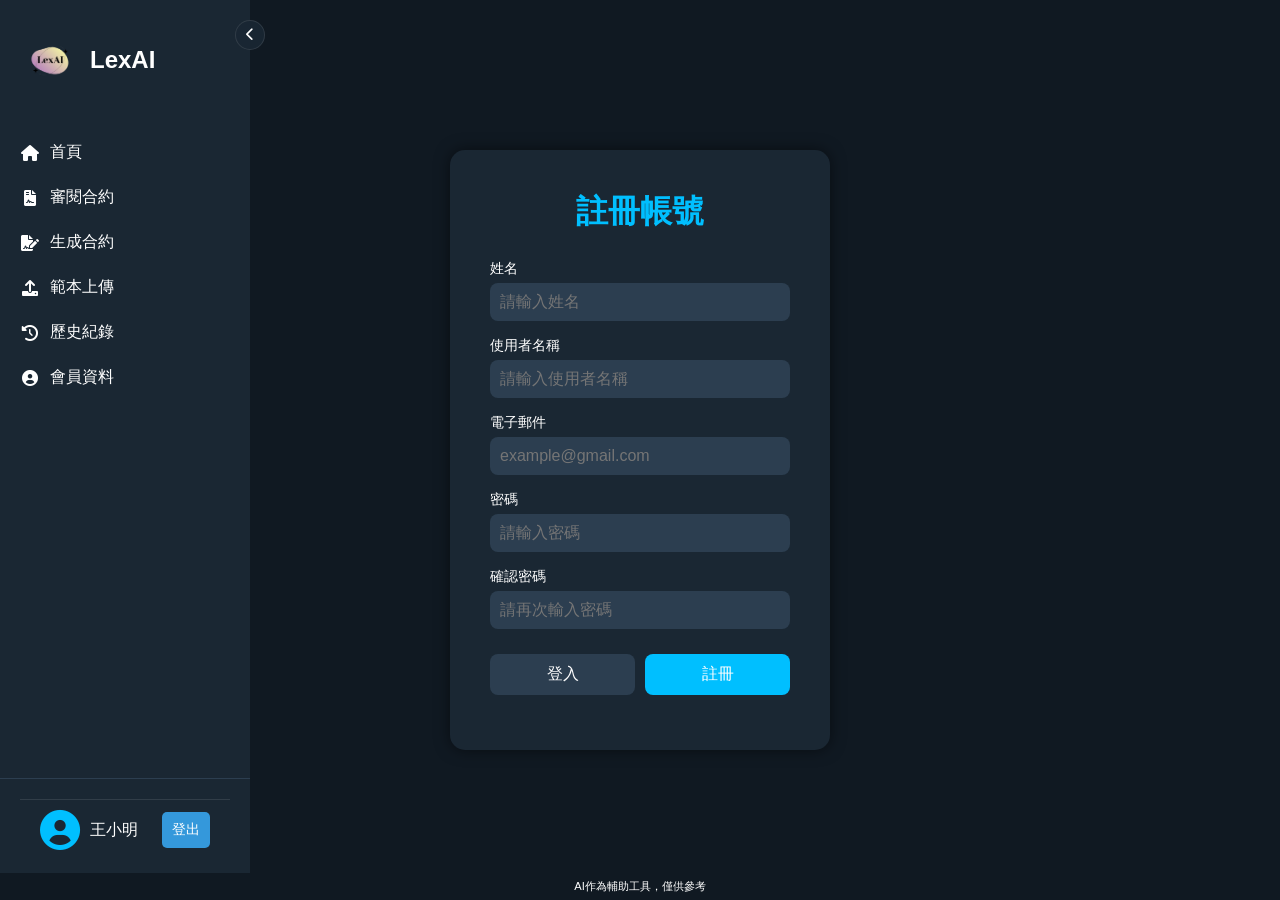
<file: pages/register.html>
<!DOCTYPE html>
<html lang="zh-TW">
<head>
  <meta charset="UTF-8">
  <meta name="viewport" content="width=device-width, initial-scale=1.0">
  <title>註冊</title>
  <link rel="stylesheet" href="../assets/css/register.css">
  <link rel="stylesheet" href="https://cdnjs.cloudflare.com/ajax/libs/font-awesome/6.0.0/css/all.min.css">
</head>
<body>
  <div id="nav-placeholder"></div>
  <link rel="stylesheet" href="../assets/css/nav.css">
  <script src="../assets/js/nav.js"></script>

  <div class="register-container">
    <h1>註冊帳號</h1>

    <form class="register-form" onsubmit="register(event)">
      <label for="name">姓名</label>
      <input type="text" id="name" placeholder="請輸入姓名" required>

      <label for="username">使用者名稱</label>
      <input type="text" id="username" placeholder="請輸入使用者名稱" required>

      <label for="email">電子郵件</label>
      <input type="email" id="email" placeholder="example@gmail.com" required>

      <label for="password">密碼</label>
      <input type="password" id="password" placeholder="請輸入密碼" required>

      <label for="confirm-password">確認密碼</label>
      <input type="password" id="confirm-password" placeholder="請再次輸入密碼" required>

      <div class="btn-group">
        <button type="button" class="btn login-btn" onclick="goToLogin()">登入</button>
        <button type="submit" class="btn register-btn">註冊</button>
      </div>
    </form>

    <div id="result" style="margin-top:15px;color:green;"></div>
  </div>

  <script>
    function goToLogin() {
      window.location.href = "login.html";
    }

    async function register(event) {
      event.preventDefault(); // 阻止表單刷新

      const name = document.getElementById('name').value.trim();
      const username = document.getElementById('username').value.trim();
      const email = document.getElementById('email').value.trim();
      const password = document.getElementById('password').value;
      const confirmPassword = document.getElementById('confirm-password').value;

      if (password !== confirmPassword) {
        alert("密碼與確認密碼不一致！");
        return;
      }

      // 前端送資料到 n8n Webhook
      try {
        const res = await fetch('http://localhost:5678/webhook/register', {
          method: 'POST',
          headers: {
            'Content-Type': 'application/json'
          },
          body: JSON.stringify({
            name,
            username,
            email,
            password,
            confirmPassword
          })
        });

        const result = await res.json();

        if (result.success) {
            document.getElementById('result').innerText = result.message || "註冊成功";
            localStorage.setItem("loggedInUser", username || name);
            
            // 【新增】如果註冊回應有回傳 user_id，也要存起來
            if (result.user_id) {
                localStorage.setItem("user_id", result.user_id);
            }
            
            setTimeout(() => window.location.href = "index.html", 1500);
        } else {
          document.getElementById('result').innerText = result.message || "註冊失敗，請稍後再試";
        }

      } catch (err) {
        console.error(err);
        document.getElementById('result').innerText = '無法連接到伺服器';
      }
    }
  </script>
</body>
</html>
</file>
<file: assets/css/index.css>
* {
    margin: 0;
    padding: 0;
    box-sizing: border-box;
    }
    
    body {
    background-color: #101922;
    font-family: "Microsoft JhengHei", Arial, sans-serif;
    min-height: 100vh;
    display: flex;
    }
    
    
    /* --- 登入和註冊/使用者資訊 --- */
    .auth-links {
    padding: 20px;
    border-top: 1px solid #2c3e50;
    }
    /* 統一文字隱藏類別 (用於收合 sidebar 時隱藏文字) */
    .sidebar.collapsed .auth-text-hide,
    .sidebar.collapsed .auth-toggle span,
    .sidebar.collapsed .auth-toggle i:last-child {
    display: none !important;
    }
    
    .auth-toggle {
    width: 100%;
    padding: 10px;
    background: none;
    border: none;
    color: white;
    display: flex;
    align-items: center;
    justify-content: space-between;
    cursor: pointer;
    }
    .sidebar.collapsed .auth-toggle {
        justify-content: center;
        padding: 12px 0;
    }
    
    /* 下拉選單在收合時的位置調整 */
    .sidebar.collapsed .auth-dropdown {
    position: absolute;
    left: 100%;
    bottom: 0;
    width: 150px;
    margin-top: 0;
    }
    
    .auth-dropdown {
    display: none;
    margin-top: 10px;
    background-color: #2c3e50;
    border-radius: 5px;
    overflow: hidden;
    }
    
    .auth-dropdown.show {
    display: block;
    }
    
    .auth-option {
    display: block;
    padding: 10px;
    color: white;
    text-decoration: none;
    transition: background-color 0.3s;
    }
    
    .auth-option:hover {
    background-color: #34495e;
    }
    
    .auth-link-text {
    color: #00bfff;
    text-decoration: none;
    font-weight: bold;
    transition: color 0.3s;
    }
    
    .auth-link-text:hover {
    color: #66d9ff;
    text-decoration: underline;
    }

    
    
    /* --- 主內容區 (Main Content) --- */
    
    .main-content {
    margin-left: 250px;
    padding: 50px;
    color: white;
    flex: 1;
    display: block; /* ⚠️ 移除 flex 對齊，改為 block */
    text-align: left; /* ⚠️ 移除中央對齊 */
    transition: margin-left 0.3s ease;
    }
    
    .sidebar.collapsed ~ .main-content {
    margin-left: 60px;
    }
    
    /* 儀表板兩欄佈局 */
    .dashboard-layout {
    display: grid;
    grid-template-columns: 2fr 1fr; /* 左欄 (2) : 右欄 (1) */
    gap: 30px;
    align-items: start;
    }
    
    
    /* 歡迎區塊 */
    .welcome-box {
        /* 這裡不再需要固定寬高或置中 */
    margin-bottom: 30px;
    background-color: #1a2733; /* 確保未登入時也有背景色 */
    padding: 30px; 
    border-radius: 8px;
    box-shadow: 0 4px 8px rgba(0, 0, 0, 0.2);
    }
    
    .welcome-box h1 {
    margin-bottom: 15px;
    color: #00bfff;
    font-size: 2.2em;
    }
    
    /* --- 最近活動列表樣式 (卡片排版) --- */
    #recentActivity {
    margin-top: 0;
    }
    
    #recentActivity h2 {
    color: #ffffff;
    margin-bottom: 20px;
    font-size: 1.5em;
    padding-bottom: 0;
    }
    
    .activity-list {
    margin: 0;
    padding: 0;
    list-style: none;
    display: flex;
    flex-direction: column;
    gap: 10px;
    }
    
    .activity-card {
    background-color: #1a2733; 
    border: 1px solid #1a2733; 
    border-radius: 8px;
    padding: 15px 20px;
    box-shadow: 0 4px 8px rgba(0, 0, 0, 0.2); 
    display: flex;
    align-items: flex-start;
    transition: background-color 0.2s, transform 0.2s;
    cursor: pointer;
    }
    
    .activity-card:hover {
    background-color: #2c3e50; 
    transform: translateY(-2px); 
    }
    
    /* 活動圖標 */
    .activity-icon {
    font-size: 24px; 
    color: #3498db;
    margin-right: 15px;
    margin-top: 0;
    flex-shrink: 0;
    }
    
    .activity-details {
    flex-grow: 1;
    }
    
    .activity-title {
    font-weight: 600; 
    color: #ffffff; 
    margin: 0 0 3px 0;
    font-size: 1.1em;
    }
    
    .activity-date {
    font-size: 0.85em;
    color: #95a5a6;
    }
    
    /* --- 快速操作區塊樣式 (放在右欄) --- */
    .quick-actions {
    background-color: #1a2733;
    padding: 20px;
    border-radius: 8px;
    box-shadow: 0 4px 8px rgba(0, 0, 0, 0.2);
    }
    
    .quick-actions h2 {
    color: #ffffff;
    font-size: 1.5em;
    margin-bottom: 20px;
    }
    
    .quick-actions .btn {
    width: 100%;
    padding: 12px;
    font-size: 1em;
    font-weight: bold;
    border: none;
    border-radius: 5px;
    cursor: pointer;
    margin-bottom: 15px;
    transition: background-color 0.3s, transform 0.1s;
        display: flex;
        align-items: center;
        justify-content: center;
        gap: 10px;
    }
    
    /* 主要操作按鈕 */
    .btn-primary {
    background-color: #3498db;
    color: white;
    }
    
    .btn-primary:hover {
    background-color: #2980b9;
    }
    
    /* 次要操作按鈕 */
    .btn-secondary {
    background-color: transparent;
    color: #3498db;
    border: 1px solid #3498db;
    }
    
    .btn-secondary:hover {
    background-color: #3498db;
    color: white;
    }
    
    
    /* --- Footer --- */
    .footer {
    position: fixed;
    bottom: 0;
    left: 250px;
    right: 0;
    background-color: #1a2733;
     color: white;
    text-align: center;
    padding: 10px 0;
    font-size: 0.9em;
    transition: left 0.3s ease;
    }
    
    .sidebar.collapsed ~ .footer {
    left: 60px;
    }
</file>
<file: assets/css/nav.css>
/* 側邊導航欄樣式 */
.sidebar {
    width: 250px;
    height: 100vh;
    background-color: #1a2733;
    padding: 20px 0;
    display: flex;
    flex-direction: column;
    position: fixed;
    left: 0;
    top: 0;
    transition: width 0.3s ease;
    z-index: 1000;
}

.sidebar.collapsed {
    width: 60px;
}

.toggle-btn {
    position: fixed;
    left: 235px;  /* sidebar 寬度 - 15px */
    top: 20px;
    background: rgba(26, 39, 51, 0.9);
    border: 1px solid rgba(255, 255, 255, 0.1);
    border-radius: 50%;
    color: white;
    padding: 8px;
    cursor: pointer;
    transition: all 0.3s ease, left 0.3s ease;
    width: 30px;
    height: 30px;
    display: flex;
    align-items: center;
    justify-content: center;
    z-index: 1001;
}

.sidebar.collapsed .toggle-btn {
    left: 45px;  /* 收合後的 sidebar 寬度 - 15px */
}

.sidebar {
    pointer-events: auto; /* 確保側邊欄可以接收點擊事件 */
}

/* 使用者資訊區塊 */
.auth-links {
    padding: 15px 20px;
    border-top: 1px solid rgba(255, 255, 255, 0.1);
    margin-top: auto;
}

.auth-toggle {
    width: 100%;
    height: 36px; /* 統一按鈕高度 */
    background: none;
    border: none;
    color: #ffffff;
    padding: 0 12px;
    display: flex;
    align-items: center;
    cursor: pointer;
    transition: background-color 0.3s;
    border-radius: 5px;
    font-size: 14px;
}

.auth-toggle:hover {
    background-color: #2c3e50;
}

.auth-toggle i {
    margin-right: 10px;
    font-size: 14px; /* 統一圖示大小 */
}

.auth-toggle span {
    font-size: 14px;
    line-height: 36px; /* 配合按鈕高度 */
}

.auth-toggle .fa-chevron-down {
    margin-left: auto;
    font-size: 0.8em;
    transition: transform 0.3s;
}

.auth-dropdown {
    display: none;
    background-color: #2c3e50;
    border-radius: 5px;
    margin-top: 5px;
    overflow: hidden;
}

.auth-dropdown.show {
    display: block;
}

.auth-option {
    display: flex;
    align-items: center;
    color: #ffffff;
    text-decoration: none;
    padding: 0 12px;
    height: 36px;
    transition: background-color 0.3s;
    font-size: 14px;
}

.auth-option:hover {
    background-color: #3498db;
}

/* 登入後的使用者資訊 */
.user-info {
    padding: 15px 20px;
    color: #ffffff;
    display: flex;
    align-items: center;
    gap: 10px;
    border-top: 1px solid rgba(255, 255, 255, 0.1);
    margin-top: auto;
}

.user-info i {
    font-size: 14px;
    color: #3498db;
}

.user-info span {
    flex: 1;
    white-space: nowrap;
    overflow: hidden;
    text-overflow: ellipsis;
    font-size: 14px;
}

.btn-logout {
    height: 36px;
    background-color: #e74c3c;
    color: white;
    border: none;
    padding: 0 12px;
    border-radius: 4px;
    cursor: pointer;
    transition: background-color 0.3s;
    font-size: 14px;
    display: flex;
    align-items: center;
    justify-content: center;
}

.btn-logout:hover {
    background-color: #c0392b;
}

/* 收合狀態樣式 */
.sidebar.collapsed .auth-links {
    padding: 15px 10px;
}

.sidebar.collapsed .auth-toggle span,
.sidebar.collapsed .auth-toggle .fa-chevron-down {
    display: none;
}

.sidebar.collapsed .user-info {
    padding: 15px 10px;
    justify-content: center;
}

.sidebar.collapsed .user-info span,
.sidebar.collapsed .btn-logout {
    display: none;
}

.sidebar.collapsed .user-info i {
    margin: 0;
    font-size: 1.5em;
}

.toggle-btn:hover {
    background: rgba(26, 39, 51, 1);
    border-color: rgba(255, 255, 255, 0.2);
}

.sidebar.collapsed .toggle-btn {
    transform: rotate(180deg);
    right: -15px; /* 確保收合時的位置也正確 */
}

.nav-title {
    padding: 0 20px;
    margin-bottom: 30px;
    position: relative;
}

.logo-container {
    display: flex;
    align-items: center;
    gap: 10px;
    padding: 10px 0;
}

.logo {
    width: 60px;
    height: 60px;
    object-fit: contain;
    transition: all 0.3s ease;
}

.logo-text {
    color: white;
    font-size: 1.5em;
    font-weight: bold;
    white-space: nowrap;
}

.sidebar.collapsed .logo-text {
    display: none;
}

.sidebar.collapsed .logo {
    width: 45px;
    height: 45px;
    margin: 0 auto;
    display: block;
}

.sidebar.collapsed .logo-container {
    justify-content: center;
}

.nav-links {
    flex: 1;
}

.nav-link {
    display: flex;
    align-items: center;
    padding: 12px 20px;
    color: #ffffff;
    text-decoration: none;
    transition: background-color 0.3s;
}

.nav-link:hover {
    background-color: #2c3e50;
}

.nav-link.active {
    background-color: #2c3e50;
    border-left: 4px solid #3498db;
}

.nav-link i {
    margin-right: 10px;
    width: 20px;
    text-align: center;
}

.sidebar.collapsed .nav-link span {
    display: none;
}

.sidebar.collapsed .nav-link {
    padding: 12px;
    justify-content: center;
}

.sidebar.collapsed .nav-link i {
    margin: 0;
}

/* 登入/註冊區域 */
.auth-links {
    padding: 20px;
    border-top: 1px solid #2c3e50;
}

.sidebar.collapsed .auth-toggle span,
.sidebar.collapsed .auth-toggle i:last-child {
    display: none;
}

.sidebar.collapsed .auth-dropdown {
    position: absolute;
    left: 100%;
    bottom: 0;
    width: 150px;
    margin-top: 0;
}

.auth-toggle {
    width: 100%;
    padding: 10px;
    background: none;
    border: none;
    color: white;
    display: flex;
    align-items: center;
    justify-content: space-between;
    cursor: pointer;
}

.auth-toggle i:last-child {
    transition: transform 0.3s;
}

.auth-dropdown {
    display: none;
    margin-top: 10px;
    background-color: #2c3e50;
    border-radius: 5px;
    overflow: hidden;
}

.auth-dropdown.show {
    display: block;
}

.auth-option {
    display: block;
    padding: 10px;
    color: white;
    text-decoration: none;
    transition: background-color 0.3s;
}

.auth-option:hover {
    background-color: #34495e;
}

    /* 登入後使用者資訊 (已登入) */
.user-info {
    display: flex;
    align-items: center;
    gap: 10px;
    padding: 10px 20px;
}
.sidebar.collapsed .user-info {
    justify-content: center;
    padding: 12px 0;
}

.user-info i.fas.fa-user-circle {
    font-size: 40px;
    color: #00bfff;
}
.sidebar.collapsed .user-info i.fas.fa-user-circle {
    font-size: 28px;
}

.user-info span {
    font-weight: bold;
    color: #ffffff;
    flex-shrink: 0;
}

.user-info .btn-logout {
    margin-left: auto;
    padding: 5px 10px;
    background-color: #3498db;
    border: none;
    border-radius: 5px;
    color: white;
    cursor: pointer;
    transition: background-color 0.3s;
}

.user-info .btn-logout:hover {
    background-color: #2980b9;
}

/* footer */
  .footer {
    position: fixed;
    bottom: 0;
    left: 0; 
    width: 100%; 
    background-color: #101922;
    color: white;
    text-align: center;
    padding: 6px 0;
    font-size: 0.7em;
    z-index: 100; 
  }

.footer p {
    width: 100%;
    text-align: center; /* 永遠水平置中 */
    color: white;
    margin: 0; 
}

.main-content {
    margin-left: 250px;   /* 側邊欄初始寬度 */
    flex: 1;
    transition: margin-left 0.3s ease;
}

.main-content.collapsed {
    margin-left: 60px;    /* 側邊欄收縮後寬度 */
}
</file>
<file: assets/css/creat1.css>
* {
    margin: 0;
    padding: 0;
    box-sizing: border-box;
}

body {
    background-color: #101922;
    font-family: "Microsoft JhengHei", Arial, sans-serif;
    min-height: 100vh;
    display: flex;
}

/* 主要內容區域 */
.main-content {
    margin-left: 250px;
    flex: 1;
    padding: 50px;
    transition: margin-left 0.3s ease;
}

.main-content.collapsed {
    margin-left: 60px;
}

.container {
    width: 80%;
    max-width: 800px;
    margin: 0 auto;
}

h1 {
    color: white;
    margin-bottom: 40px;
    font-size: 2.5em;
}

.button-group {
    margin-bottom: 30px;
    display: flex;
    justify-content: center;
    gap: 20px;
}

.action-button {
    padding: 15px 30px;  /* 增加按鈕內部間距 */
    font-size: 1.1em;
    background-color: #102b46;
    color: white;
    border: none;
    border-radius: 8px;
    cursor: pointer;
    transition: all 0.3s ease;
    text-decoration: none;
    display: inline-block;  /* 確保按鈕有正確的間距 */
    margin-top: 20px;  /* 增加與上方文字的間距 */
}

.template-btn {
    background-color: #2980b9;
}

.template-btn:hover {
    background-color: #3498db;
}

.generate-btn {
    background-color: #27ae60;
}

.generate-btn:hover {
    background-color: #2ecc71;
}

.action-button:hover {
    transform: translateY(-2px);
}

.options-container {
    display: flex;
    justify-content: space-between;
    gap: 60px;  /* 增加卡片之間的間距 */
    margin: 0 auto;
    max-width: 1000px;  /* 限制最大寬度 */
    padding: 0 20px;
}

.option-card {
    flex: 1;
    background: linear-gradient(145deg, #1a2733 0%, #1e2a38 100%);
    padding: 40px;  /* 增加內部間距 */
    border-radius: 15px;
    text-align: center;
    color: white;
    margin-bottom: 40px;  /* 增加底部間距 */
}

.option-card h2 {
    margin-bottom: 20px;  /* 標題下方間距 */
    font-size: 24px;
}

.option-card p {
    margin-bottom: 30px;  /* 段落下方間距 */
    line-height: 1.6;
    color: #a8b2bd;
}

.welcome-text {
    font-size: 18px;
    text-align: center;
    color: white;
    margin-bottom: 40px;
}
</file>
<file: assets/css/creat2.css>
/* =========================
   全域設定
========================= */
* {
    margin: 0;
    padding: 0;
    box-sizing: border-box;
}

body {
    background-color: #101922;
    font-family: "Microsoft JhengHei", Arial, sans-serif;
    min-height: 100vh;
    overflow-y: auto;
}

/* =========================
   主內容區域
========================= */
.main-content {
    margin-left: 250px;
    width: calc(100% - 250px);
    min-height: 100vh;
    padding-bottom: 100px;
    transition: margin-left 0.3s ease;
    display: flex;
    flex-direction: column;
    align-items: center;
}

.main-content.collapsed {
    margin-left: 60px;
    width: calc(100% - 60px);
}


/* 調整 h1 標題的顏色 */
h1 {
    color: white;
    margin: 10px 20px;
    font-size: 40px;
    position: relative;
    width: 100%;
    height: auto;
    min-height: 50px;
    display: flex;
    align-items: center;
}

.page-title {
    width: 100%;
    position: relative;
}

.editable-title {
    position: absolute;
    left: 50%;
    transform: translateX(-50%);
    padding: 8px 18px;
    border-radius: 10px;
    font-size: 1em;
    background: transparent;
    border: 2px solid transparent;
    transition: all 0.25s ease;
    outline: none;
    cursor: text;
    text-align: center;
    min-width: 150px;
    white-space: nowrap;
}

.editable-title:hover {
    border-color: rgba(255, 255, 255, 0.5);
    background: rgba(255, 255, 255, 0.05);
}

.editable-title:focus {
    border-color: rgba(52, 152, 219, 0.6);
    background: rgba(16, 25, 34, 0.7);
    box-shadow: 0 0 12px rgba(52, 152, 219, 0.3);
}

/* =========================
   內容容器
========================= */
.container {
    margin-top: 120px; /* 避開固定標題列 */
    width: 100%;
    max-width: 1000px;
    padding: 20px 40px;
}

/* =========================
   聊天訊息區
========================= */
.chat-section {
    width: 100%;
    display: flex;
    flex-direction: column;
    gap: 20px;
    margin-bottom: 100px;
    max-width: 900px;
    margin-left: auto;
    margin-right: auto;
}

.chat-message {
    max-width: 80%;
    padding: 14px 18px;
    border-radius: 12px;
    color: white;
    word-wrap: break-word;
}

.system-message {
    background-color: rgba(52, 53, 65, 0.8);
    align-self: flex-start;
}

.user-message {
    background-color: #3498db;
    align-self: flex-end;
}

/* 合約範本樣式 */
.contract-template {
    width: 100%;
    max-width: 100%;
    align-self: center;
    background: rgba(26, 37, 47, 0.9) !important;
    padding: 20px !important;
    margin-top: 20px !important;
}

.contract-template pre {
    color: #ecf0f1;
    font-size: 12px;
    line-height: 1.6;
    max-height: 600px;
    overflow-y: auto;
}

.contract-template ul {
    margin: 15px 0;
    padding-left: 30px;
    color: #bdc3c7;
}

.contract-template ul li {
    margin: 8px 0;
}

.loading-animation {
    text-align: center;
    padding: 30px;
}

.spinner {
    width: 40px;
    height: 40px;
    border: 4px solid #34495e;
    border-top: 4px solid #3498db;
    border-radius: 50%;
    margin: 0 auto 15px;
    animation: spin 1s linear infinite;
}

@keyframes spin {
    to {
        transform: rotate(360deg);
    }
}

/* =========================
   檔案按鈕區域
========================= */
.contract-actions {
    display: flex;
    gap: 10px;
    justify-content: center;
    margin-bottom: 10px;
}

.action-btn {
    width: 40px;
    height: 40px;
    border-radius: 50%;
    border: 1px solid rgba(255,255,255,0.2);
    background: rgba(52,53,65,0.9);
    color: white;
    display: flex;
    justify-content: center;
    align-items: center;
    font-size: 1.2em;
    cursor: pointer;
    transition: 0.25s ease;
}

.action-btn:hover {
    transform: scale(1.1);
    background: rgba(52,53,65,1);
}

/* =========================
   輸入框區
========================= */
.input-section {
    position: fixed;
    bottom: 28px;
    left: 250px;   /* ← 你漏掉的就是這個！ */
    right: 0;
    display: flex;
    justify-content: center;
    z-index: 500;
    transition:
        left 0.3s ease,
        bottom 0.3s ease,
        width 0.3s ease; 
}

/* 側邊欄縮小後，輸入框要跟著左移 */
.main-content.collapsed .input-section {
    left: 60px;      /* ← sidebar 縮到 60px */
    bottom: 28px;
}

.input-wrapper {
    width: 90%;
    max-width: 900px;
    background: rgba(52,53,65,1);
    padding: 14px 20px;
    border-radius: 12px;

    display: flex;
    align-items: center;
    gap: 15px;
}

.text-input {
    flex: 1;
    background: none;
    color: white;
    border: none;
    outline: none;
    font-size: 1.2em;
}

.upload-btn {
    border: none;
    background: none;
    color: #3498db;
    font-size: 1.4em;
    cursor: pointer;
    transition: 0.25s;
}

.upload-btn:hover {
    color: #2980b9;
    transform: scale(1.1);
}

.file-info {
    display: flex;
    align-items: center;
    gap: 8px;
    color: white;
}

/* =========================
   Modal / Toast
========================= */
.feedback-modal {
    position: fixed;
    top: 0;
    left: 0;
    right: 0;
    bottom: 0;
    display: none;
    justify-content: center;
    align-items: center;
    background: rgba(0,0,0,0.5);
    z-index: 1000;
}

.feedback-modal.show {
    display: flex;
}

.feedback-toast {
    position: fixed;
    bottom: 100px;
    left: 50%;
    transform: translateX(-50%) translateY(100px);
    background: #2ecc71;
    color: white;
    padding: 12px 28px;
    border-radius: 20px;
    opacity: 0;
    transition: 0.3s ease;
}

.feedback-toast.show {
    opacity: 1;
    transform: translateX(-50%) translateY(0);
}

/* =========================
   固定於上方的標題列（新版最終）
========================= */
.title-row {
    position: fixed;
    top: 20px;
    left: 250px; /* 和 sidebar 對齊 */
    right: 0;

    height: 60px;
    display: flex;
    align-items: center;
    justify-content: center;
    gap: 25px;

    z-index: 200;
    pointer-events: auto;
}

/* 當 sidebar 縮小時，同步左移 */
.sidebar.collapsed ~ .main-content .title-row,
.main-content.collapsed .title-row {
    left: 60px;
}

.page-title {
    position: relative;
    width: 100%;
    margin-top: 20px;
}

.left-title {
    font-size: 40px;
    font-weight: 700;
    color: white;
    margin-left: 80px;   /* ← 想靠右就調這個 */
}

.editable-title {
    position: absolute;
    left: 50%;
    transform: translateX(-50%);
    font-size: 32px;
    padding: 8px 16px;
    border-radius: 8px;
    background: transparent;
    border: 2px solid transparent;
    text-align: center;
    color: white;
    cursor: text;
}

/* 文件名稱（可編輯） */
.file-title {
    padding: 6px 14px;
    border-radius: 10px;
    font-size: 1.1em;
    color: white;
    min-width: 120px;
    text-align: center;

    border: 2px solid transparent;
    background: transparent;
    cursor: text;
    transition: 0.25s ease;
}

/* hover 顯示框線 */
.file-title:hover {
    border-color: rgba(255,255,255,0.4);
    background: rgba(255,255,255,0.05);
}

/* focus 保留框線 */
.file-title:focus {
    border-color: rgba(52,152,219,0.8);
    background: rgba(16,25,34,0.7);
    box-shadow: 0 0 10px rgba(52,152,219,0.4);
}

/* 容器往下推，避免被標題擋住 */
.container {
    margin-top: 120px !important;
}

.edit-btn {
    color: #3498db;
}

.like-btn {
    color: #2ecc71;
}

.dislike-btn {
    color: #e74c3c;
}

.action-btn:hover {
    transform: scale(1.1);
    background: rgba(52, 53, 65, 1);
    border-color: rgba(255, 255, 255, 0.3);
}

/* 編輯工具列 */
.edit-toolbar {
    position: relative;
    margin: 10px auto;
    background: #2c3e50;
    padding: 15px;
    border-radius: 10px;
    display: none;
    justify-content: center;
    gap: 20px;
    box-shadow: 0 4px 6px rgba(0, 0, 0, 0.1);
    z-index: 100;
}

.edit-tool-btn {
    padding: 10px 20px;
    border: none;
    border-radius: 5px;
    background: #34495e;
    color: white;
    cursor: pointer;
    display: flex;
    align-items: center;
    gap: 8px;
    transition: all 0.3s ease;
}

.edit-tool-btn:hover {
    background: #2c3e50;
}

.confirm-btn {
    background: #27ae60;
}

.confirm-btn:hover {
    background: #219a52;
}

/* 回饋對話框 */
.feedback-modal {
    position: fixed;
    top: 0;
    left: 0;
    right: 0;
    bottom: 0;
    background: rgba(0, 0, 0, 0.5);
    display: none;
    justify-content: center;
    align-items: center;
    z-index: 1000;
}

.feedback-modal.show {
    display: flex;
}

.modal-content {
    background: #1a2733;
    padding: 30px;
    border-radius: 15px;
    width: 90%;
    max-width: 500px;
}

.modal-content h2 {
    color: white;
    margin-bottom: 20px;
}

.modal-content textarea {
    width: 100%;
    height: 150px;
    background: #2c3e50;
    border: none;
    border-radius: 8px;
    padding: 15px;
    color: white;
    margin-bottom: 20px;
    resize: none;
}

.modal-buttons {
    display: flex;
    justify-content: flex-end;
    gap: 15px;
}

.modal-buttons button {
    padding: 10px 20px;
    border: none;
    border-radius: 5px;
    cursor: pointer;
    transition: all 0.3s ease;
}

.cancel-feedback {
    background: #7f8c8d;
    color: white;
}

.submit-feedback {
    background: #3498db;
    color: white;
}

/* 讚的提示框 */
.feedback-toast {
    position: fixed;
    bottom: 15%;
    left: 50%;
    transform: translateX(-50%) translateY(100px);
    background: #2ecc71;
    color: white;
    padding: 15px 30px;
    border-radius: 30px;
    opacity: 0;
    transition: all 0.3s ease;
}

.feedback-toast.show {
    opacity: 1;
    transform: translateX(-50%) translateY(0);
}

/* ========================= 
   對方公司資訊查詢區域
========================= */
.counterparty-info-section {
    width: 100%;
    max-width: 900px;
    margin: 30px auto;
    padding: 25px;
    background: #1a252f;
    border-left: 4px solid #3498db;
    border-radius: 8px;
}

.counterparty-header {
    margin-bottom: 20px;
}

.counterparty-header h3 {
    color: #ecf0f1;
    font-size: 18px;
    margin-bottom: 8px;
    display: flex;
    align-items: center;
    gap: 10px;
}

.counterparty-header h3 i {
    color: #3498db;
}

.section-desc {
    color: #bdc3c7;
    font-size: 14px;
    margin: 0;
}

.counterparty-search {
    margin-top: 15px;
}

.search-form {
    display: flex;
    gap: 15px;
    align-items: flex-end;
    flex-wrap: wrap;
}

.form-group {
    flex: 1;
    min-width: 250px;
}

.form-group label {
    display: block;
    color: #bdc3c7;
    font-size: 14px;
    margin-bottom: 8px;
    font-weight: 500;
}

.search-input {
    width: 100%;
    padding: 10px 15px;
    background: #2c3e50;
    border: 1px solid #34495e;
    border-radius: 5px;
    color: #ecf0f1;
    font-size: 14px;
    transition: all 0.3s ease;
}

.search-input:focus {
    outline: none;
    border-color: #3498db;
    box-shadow: 0 0 8px rgba(52, 152, 219, 0.3);
}

.query-btn {
    padding: 10px 25px;
    background: #3498db;
    color: white;
    border: none;
    border-radius: 5px;
    cursor: pointer;
    font-size: 14px;
    font-weight: 600;
    display: flex;
    align-items: center;
    gap: 8px;
    transition: all 0.3s ease;
}

.query-btn:hover {
    background: #2980b9;
    transform: translateY(-2px);
    box-shadow: 0 4px 12px rgba(52, 152, 219, 0.4);
}

.query-btn:active {
    transform: translateY(0);
}

/* 加載動畫 */
.loading-animation {
    text-align: center;
    padding: 30px;
    margin-top: 20px;
}

.spinner {
    width: 40px;
    height: 40px;
    border: 4px solid #34495e;
    border-top: 4px solid #3498db;
    border-radius: 50%;
    margin: 0 auto 15px;
    animation: spin 1s linear infinite;
}

@keyframes spin {
    to {
        transform: rotate(360deg);
    }
}

#counterpartyLoadingTextCreat2 {
    color: #bdc3c7;
    font-size: 14px;
}

/* 查詢結果 */
.counterparty-results {
    margin-top: 20px;
    padding: 20px;
    background: rgba(52, 152, 219, 0.1);
    border-radius: 8px;
    border: 1px solid #3498db;
}

.result-header {
    display: flex;
    justify-content: space-between;
    align-items: center;
    margin-bottom: 20px;
    padding-bottom: 15px;
    border-bottom: 1px solid #34495e;
}

.result-header h4 {
    color: #3498db;
    font-size: 16px;
    margin: 0;
    display: flex;
    align-items: center;
    gap: 8px;
}

.use-btn {
    padding: 8px 20px;
    background: #27ae60;
    color: white;
    border: none;
    border-radius: 5px;
    cursor: pointer;
    font-size: 13px;
    font-weight: 600;
    transition: all 0.3s ease;
}

.use-btn:hover {
    background: #229954;
    transform: translateY(-2px);
}

.result-grid {
    display: grid;
    grid-template-columns: repeat(auto-fit, minmax(250px, 1fr));
    gap: 15px;
}

.result-item {
    background: #2c3e50;
    padding: 15px;
    border-radius: 5px;
    border-left: 3px solid #3498db;
}

.result-label {
    display: block;
    color: #7f8c8d;
    font-size: 12px;
    margin-bottom: 5px;
    text-transform: uppercase;
    letter-spacing: 0.5px;
}

.result-value {
    display: block;
    color: #ecf0f1;
    font-size: 14px;
    font-weight: 500;
    word-break: break-word;
}
</file>
<file: assets/css/ex.css>
* {
  margin: 0;
  padding: 0;
  box-sizing: border-box;
  font-family: "Microsoft JhengHei", sans-serif;
}

body {
  display: flex;
  flex-direction: column;
  min-height: 100vh;
  background-color: #101922;
  color: #c4cfe0;
}

h1 {
  color: white;
  margin-bottom: 40px;
  font-size: 2.5em;
}

.container {
  flex: 1;
  padding: 40px 0;
}


.main {
  flex: 1; /* 撐開主要內容，footer 才會在底部 */
  display: flex;
  justify-content: center;
}

.main-content {
  padding: 40px 0;
  display: flex;
  flex-direction: column;
  align-items: center;
  margin-left: 250px;
  width: calc(100% - 250px);
  transition: margin-left 0.3s ease, width 0.3s ease;
}

.main-content.collapsed {
    margin-left: 60px;  /* 側邊欄縮起時的寬度 */
    width: calc(100% - 60px);
}

/* 搜尋欄 */
.search-bar {
  display: flex;
  align-items: center;
  margin-bottom: 40px;
  width: 100%;
}

.search-bar input {
  flex: 1;
  min-width: 0;
  padding: 14px 20px;
  font-size: 16px;
  border: 1px solid #1a2733; /* 深色邊框 */
  border-radius: 4px;
  background-color: #1a2733; /* 深色背景 */
  color: #afbaca;
}

.search-bar input::placeholder {
  color: #afbaca;
  opacity: 1;
}

.search-bar input:focus {
  outline: none;
  box-shadow: 0 0 0 2px #2a3d4f; /* 聚焦時的藍色外框 */
}

.search-bar button {
  margin-left: 10px;
  padding: 14px 20px;
  border: none;
  background-color: #1a2733; /* 深色按鈕 */
  color: #ffffff;
  border-radius: 6px;
  cursor: pointer;
  transition: 0.2s;
}

.search-bar button:hover {
  background-color: #233342; /* 按鈕懸停效果 */
}

.search-bar button i {
  font-size: 18px;
  vertical-align: middle;
}

/* 卡片區 */
.grid {
  display: grid;
  grid-template-columns: repeat(3, 1fr); /* 固定三欄 */
  gap: 50px;
  width: 100%;
  justify-items: center;
}

/* 卡片樣式 — 3:4 文件比例 */
.card {
  background-color: #1a2733; /* 深色背景 */
  border-radius: 12px;
  overflow: hidden;
  width: 100%;
  max-width: 320px;
  aspect-ratio: 3 / 4;
  text-align: center;
  transition: 0.3s;
  cursor: pointer;
  display: flex;
  flex-direction: column;
  justify-content: space-between;
  position: relative; /* 為了搜尋時隱藏方便 */
}

.card img {
  width: 100%;
  height: 70%;
  object-fit: cover;
  border: none;
}

.card p {
  flex: 1;
  display: flex;
  align-items: center;      /* 垂直置中 */
  justify-content: center;  /* 水平置中 */
  font-size: 16px;
  color: #ffffff; /* 文字顏色 */
  margin: 0;                /* 移除預設間距 */
}

.card:hover {
  transform: translateY(-4px);
  background-color: #1a2733; /* 懸停時的深色背景 */
}

/* 第一張卡片（新增範本） */
.add-card {
  border: 4px dashed #273a4b; /* 虛線邊框 */
  background-color: transparent;
  aspect-ratio: 3 / 4;
  display: flex;
  flex-direction: column;
  justify-content: center;   /* 垂直置中 */
  align-items: center;       /* 水平置中 */
  text-align: center;
  transition: 0.3s;
  position: relative;        /* 讓 transform 生效 */
}

.add-card > * {
  margin-top: 8px;
}


.add-card i {
  font-size: 45px;
  color: #afbaca; /* 淺色圖示 */
  margin-bottom: 100px;
}

.add-card p {
  color: #afbaca; /* 淺色文字 */
  font-size: 16px;
  margin: 0;
}

.add-card:hover {
  background-color: #1a2733;
  transform: translateY(-3px);
}

.footer {
  text-align: center;
  padding: 15px;
  background-color: #101922;
  color: #afbaca;
  font-size: 14px;
}


/* ---------- 響應式 ---------- */
@media (max-width: 800px) {
  .grid {
    grid-template-columns: repeat(2, 1fr);
    gap: 25px;
  }
}

@media (max-width: 500px) {
  .grid {
    grid-template-columns: 1fr;
  }
}

@media (max-width: 600px) {
  .add-card i {
    margin-bottom: 14px; /* 手機版略緊湊 */
  }
}

/* Modal 背景遮罩 */
.modal {
  display: none; /* 預設隱藏，JS 控制改為 flex */
  position: fixed; 
  z-index: 1000; 
  left: 0;
  top: 0;
  width: 100%; 
  height: 100%; 
  overflow: auto; 
  background-color: rgba(0,0,0,0.7); /* 黑色半透明背景 */
  justify-content: center;
  align-items: center;
  backdrop-filter: blur(4px); /* 背景模糊效果 */
}

/* Modal 內容區塊 */
.modal-content {
  background-color: #1a2733;
  margin: auto;
  padding: 0;
  border: 1px solid #2a3d4f;
  width: 90%;
  max-width: 500px;
  border-radius: 12px;
  box-shadow: 0 10px 25px rgba(0,0,0,0.5);
  animation: slideDown 0.3s ease-out;
}

@keyframes slideDown {
  from { transform: translateY(-50px); opacity: 0; }
  to { transform: translateY(0); opacity: 1; }
}

/* Modal Header */
.modal-header {
  padding: 20px;
  border-bottom: 1px solid #2a3d4f;
  display: flex;
  justify-content: space-between;
  align-items: center;
}

.modal-header h3 {
  color: #fff;
  font-size: 1.2rem;
  margin: 0;
}

.close-btn {
  color: #aaa;
  font-size: 28px;
  font-weight: bold;
  cursor: pointer;
  transition: 0.3s;
}

.close-btn:hover {
  color: #fff;
}

/* Modal Body */
.modal-body {
  padding: 20px;
}

.form-group {
  margin-bottom: 20px;
}

.form-group label {
  display: block;
  margin-bottom: 8px;
  color: #afbaca;
  font-size: 0.9rem;
}

.form-group input[type="text"] {
  width: 100%;
  padding: 12px;
  border-radius: 6px;
  border: 1px solid #2a3d4f;
  background-color: #101922;
  color: #fff;
  font-size: 1rem;
}

.form-group input[type="text"]:focus {
  outline: none;
  border-color: #4a90e2;
}

.select-file-btn {
  padding: 10px 15px;
  background-color: #2a3d4f;
  color: #fff;
  border: none;
  border-radius: 6px;
  cursor: pointer;
  transition: 0.2s;
  display: flex;
  align-items: center;
  gap: 8px;
  font-size: 0.95rem;
}

.select-file-btn:hover {
  background-color: #3a5066;
}

.file-name-display {
  margin-top: 8px;
  font-size: 0.9rem;
  color: #666;
  font-style: italic;
}

.file-name-display.active {
  color: #4caf50; /* 綠色表示已選擇 */
  font-style: normal;
}

/* Modal Footer */
.modal-footer {
  padding: 15px 20px;
  border-top: 1px solid #2a3d4f;
  display: flex;
  justify-content: flex-end;
  gap: 10px;
}

.btn-cancel {
  background-color: transparent;
  border: 1px solid #afbaca;
  color: #afbaca;
  padding: 10px 20px;
  border-radius: 6px;
  cursor: pointer;
  transition: 0.2s;
}

.btn-cancel:hover {
  background-color: rgba(255,255,255,0.05);
  color: #fff;
  border-color: #fff;
}

.btn-confirm {
  background-color: #4a90e2; /* 藍色主按鈕 */
  border: none;
  color: #fff;
  padding: 10px 20px;
  border-radius: 6px;
  cursor: pointer;
  transition: 0.2s;
}

.btn-confirm:hover {
  background-color: #357abd;
}

.btn-confirm:disabled {
  background-color: #2a3d4f;
  color: #666;
  cursor: not-allowed;
}
</file>
<file: assets/css/login.css>
* {
    margin: 0;
    padding: 0;
    box-sizing: border-box;
  }
  
  body {
    background-color: #101922;
    font-family: "Microsoft JhengHei", Arial, sans-serif;
    display: flex;
    justify-content: center;
    align-items: center;
    height: 100vh;
  }
  
  .login-container {
    background-color: #1a2733;
    padding: 40px;
    border-radius: 15px;
    box-shadow: 0 0 15px rgba(0, 0, 0, 0.5);
    width: 380px;
    color: white;
    text-align: center;
  }
  
  .login-container h1 {
    margin-bottom: 25px;
    color: #00bfff;
  }
  
  .login-form {
    display: flex;
    flex-direction: column;
    text-align: left;
  }
  
  .login-form label {
    margin-bottom: 5px;
    font-size: 0.9em;
  }
  
  .login-form input {
    margin-bottom: 15px;
    padding: 10px;
    border: none;
    border-radius: 8px;
    background-color: #2c3e50;
    color: white;
    font-size: 1em;
  }
  
  .login-form input:focus {
    outline: 2px solid #00bfff;
    background-color: #34495e;
  }
  
  .btn-group {
    display: flex;
    justify-content: space-between;
    margin-top: 10px;
  }
  
  .btn {
    flex: 1;
    padding: 10px 0;
    border: none;
    border-radius: 8px;
    cursor: pointer;
    font-size: 1em;
    color: white;
    transition: background-color 0.3s;
  }
  
  .register-btn {
    background-color: #2c3e50;
    margin-right: 10px;
  }
  
  .register-btn:hover {
    background-color: #34495e;
  }
  
  .login-btn {
    background-color: #00bfff;
  }
  
  .login-btn:hover {
    background-color: #33ccff;
  }
</file>
<file: assets/css/member.css>
/* 會員資料頁面樣式 - 統一深色風格 */

* {
    margin: 0;
    padding: 0;
    box-sizing: border-box;
}

body {
    background-color: #101922;
    font-family: "Microsoft JhengHei", Arial, sans-serif;
    color: white;
}

.main-content {
    margin-left: 250px;
    width: calc(100% - 250px);
    padding: 40px 50px;
    min-height: 100vh;
    transition: margin-left 0.3s ease;
}

.main-content.collapsed {
    margin-left: 60px;
    width: calc(100% - 60px);
}

.page-title {
    font-size: 32px;
    font-weight: bold;
    color: white;
    margin-bottom: 35px;
    display: flex;
    align-items: center;
    gap: 12px;
}

.page-title i {
    color: #3498db;
}

.container {
    display: flex;
    flex-direction: column;
    gap: 25px;
}

/* 會員資料卡 */
.member-card {
    background: linear-gradient(135deg, #2c3e50 0%, #34495e 100%);
    border-radius: 16px;
    padding: 35px;
    color: white;
    box-shadow: 0 8px 25px rgba(0, 0, 0, 0.3);
    border-left: 4px solid #3498db;
}

.member-header {
    display: flex;
    align-items: center;
    gap: 25px;
    justify-content: space-between;
}

.member-avatar {
    font-size: 70px;
    min-width: 90px;
    display: flex;
    align-items: center;
    justify-content: center;
    background: rgba(52, 152, 219, 0.15);
    border-radius: 50%;
    width: 90px;
    height: 90px;
}

.member-info {
    flex: 1;
}

.member-info h2 {
    margin: 0;
    font-size: 26px;
    margin-bottom: 10px;
    font-weight: 600;
}

.member-email {
    margin: 6px 0;
    opacity: 0.85;
    font-size: 15px;
}

.member-role {
    margin: 6px 0;
    opacity: 0.75;
    font-size: 14px;
    font-weight: 500;
}

.member-actions {
    display: flex;
    gap: 12px;
}

.action-btn {
    background: rgba(52, 152, 219, 0.2);
    border: 2px solid #3498db;
    color: white;
    padding: 10px 16px;
    border-radius: 8px;
    cursor: pointer;
    font-size: 14px;
    font-weight: 600;
    display: flex;
    align-items: center;
    gap: 8px;
    transition: all 0.3s ease;
    white-space: nowrap;
}

.action-btn:hover {
    background: rgba(52, 152, 219, 0.4);
    transform: translateY(-2px);
    box-shadow: 0 4px 12px rgba(52, 152, 219, 0.3);
}

.action-btn:active {
    transform: translateY(0);
}

.logout-btn {
    border-color: #e74c3c;
    background: rgba(231, 76, 60, 0.2);
}

.logout-btn:hover {
    background: rgba(231, 76, 60, 0.4);
    box-shadow: 0 4px 12px rgba(231, 76, 60, 0.3);
}


/* 企業知識庫模組 */
.knowledge-base-section {
    background: #1a252f;
    border: 1px solid #2c3e50;
    border-radius: 16px;
    padding: 30px;
    box-shadow: 0 4px 15px rgba(0, 0, 0, 0.3);
}

.section-header {
    margin-bottom: 25px;
}

.section-header h3 {
    margin: 0 0 8px 0;
    color: white;
    font-size: 20px;
    display: flex;
    align-items: center;
    gap: 10px;
}

.section-header h3 i {
    color: #3498db;
}

.section-desc {
    margin: 0;
    color: #95a5a6;
    font-size: 14px;
}

.kb-grid {
    display: grid;
    grid-template-columns: repeat(auto-fit, minmax(220px, 1fr));
    gap: 20px;
}

.kb-card {
    background: #2c3e50;
    border: 2px solid #34495e;
    border-radius: 12px;
    padding: 20px;
    text-align: center;
    transition: all 0.3s ease;
    cursor: pointer;
}

.kb-card:hover {
    border-color: #3498db;
    box-shadow: 0 4px 15px rgba(52, 152, 219, 0.3);
    transform: translateY(-4px);
    background: #34495e;
}

.kb-icon {
    font-size: 40px;
    color: #3498db;
    margin-bottom: 12px;
}

.kb-card h4 {
    margin: 12px 0 8px 0;
    color: white;
    font-size: 16px;
}

.kb-card p {
    margin: 0 0 15px 0;
    color: #bdc3c7;
    font-size: 13px;
    line-height: 1.4;
}

.kb-btn {
    background: #3498db;
    color: white;
    border: none;
    padding: 10px 16px;
    border-radius: 8px;
    cursor: pointer;
    font-size: 13px;
    font-weight: 600;
    display: inline-flex;
    align-items: center;
    gap: 6px;
    transition: all 0.3s ease;
    width: 100%;
    justify-content: center;
}

.kb-btn:hover {
    background: #2980b9;
    transform: translateY(-2px);
}

.kb-btn:active {
    transform: translateY(0);
}

/* 對方公司資訊整合模組 */
.counterparty-section {
    background: #1a252f;
    border: 1px solid #2c3e50;
    border-radius: 16px;
    padding: 30px;
    box-shadow: 0 4px 15px rgba(0, 0, 0, 0.3);
}

.counterparty-search {
    margin-top: 20px;
}

.search-form {
    display: flex;
    gap: 12px;
    align-items: flex-end;
}

.form-group {
    flex: 1;
}

.form-group label {
    display: block;
    margin-bottom: 8px;
    color: white;
    font-weight: 600;
    font-size: 14px;
}

.search-input {
    width: 100%;
    padding: 12px 16px;
    border: 2px solid #2c3e50;
    border-radius: 8px;
    font-size: 15px;
    background: #2c3e50;
    color: white;
    transition: all 0.3s ease;
}

.search-input::placeholder {
    color: #7f8c8d;
}

.search-input:focus {
    outline: none;
    border-color: #3498db;
    box-shadow: 0 0 0 3px rgba(52, 152, 219, 0.1);
}

.query-btn {
    padding: 12px 28px;
    background: #3498db;
    color: white;
    border: none;
    border-radius: 8px;
    cursor: pointer;
    font-size: 15px;
    font-weight: 600;
    transition: all 0.3s ease;
    display: flex;
    align-items: center;
    gap: 8px;
    white-space: nowrap;
}

.query-btn:hover {
    background: #2980b9;
    transform: translateY(-2px);
    box-shadow: 0 4px 12px rgba(52, 152, 219, 0.3);
}

.query-btn:active {
    transform: translateY(0);
}

/* 加載動畫 */
.loading-animation {
    text-align: center;
    padding: 40px;
    background: #2c3e50;
    border-radius: 8px;
    margin: 20px 0;
}

.spinner {
    width: 45px;
    height: 45px;
    border: 4px solid #34495e;
    border-top: 4px solid #3498db;
    border-radius: 50%;
    animation: spin 0.8s linear infinite;
    margin: 0 auto 15px;
}

@keyframes spin {
    0% { transform: rotate(0deg); }
    100% { transform: rotate(360deg); }
}

#loadingText,
#counterpartyLoadingText {
    color: #bdc3c7;
    margin: 0;
    font-size: 15px;
}

/* 查詢結果 */
.counterparty-results {
    background: #2c3e50;
    border-radius: 8px;
    padding: 20px;
    margin-top: 20px;
    border-left: 4px solid #27ae60;
}

.result-header {
    display: flex;
    justify-content: space-between;
    align-items: center;
    margin-bottom: 15px;
}

.result-header h4 {
    margin: 0;
    color: white;
    font-size: 16px;
    display: flex;
    align-items: center;
    gap: 8px;
}

.result-header i {
    color: #27ae60;
}

.use-btn {
    background: #27ae60;
    color: white;
    border: none;
    padding: 8px 16px;
    border-radius: 6px;
    cursor: pointer;
    font-size: 13px;
    font-weight: 600;
    transition: all 0.3s ease;
}

.use-btn:hover {
    background: #229954;
    transform: translateY(-2px);
}

.result-grid {
    display: grid;
    grid-template-columns: repeat(auto-fit, minmax(200px, 1fr));
    gap: 15px;
}

.result-item {
    background: #34495e;
    padding: 15px;
    border-radius: 6px;
    border-left: 3px solid #3498db;
}

.result-label {
    font-weight: 700;
    color: #3498db;
    font-size: 13px;
    text-transform: uppercase;
    letter-spacing: 0.5px;
    display: block;
    margin-bottom: 6px;
}

.result-value {
    color: #ecf0f1;
    font-size: 15px;
}

/* 會員設定 */
.settings-section {
    background: #1a252f;
    border: 1px solid #2c3e50;
    border-radius: 16px;
    padding: 30px;
    box-shadow: 0 4px 15px rgba(0, 0, 0, 0.3);
}

.settings-section h3 {
    margin-top: 0;
    margin-bottom: 20px;
    color: white;
    font-size: 20px;
    display: flex;
    align-items: center;
    gap: 10px;
}

.settings-section h3 i {
    color: #3498db;
}

.settings-list {
    display: flex;
    flex-direction: column;
}

.setting-item {
    padding: 18px;
    border-bottom: 1px solid #2c3e50;
    display: flex;
    justify-content: space-between;
    align-items: center;
    cursor: pointer;
    transition: all 0.3s ease;
}

.setting-item:last-child {
    border-bottom: none;
}

.setting-info {
    display: flex;
    align-items: center;
    gap: 12px;
}

.setting-item span {
    font-size: 16px;
    color: white;
    font-weight: 500;
}

.setting-item i:first-child {
    font-size: 18px;
    color: #3498db;
}

.setting-item i:last-child {
    color: #7f8c8d;
    transition: all 0.3s ease;
}

.setting-item:hover {
    background: rgba(52, 152, 219, 0.1);
    padding-left: 23px;
}

.setting-item:hover i:last-child {
    color: #3498db;
    transform: translateX(4px);
}

/* 模態視窗 */
.modal {
    display: none !important;
    position: fixed;
    z-index: 1000;
    left: 0;
    top: 0;
    width: 100%;
    height: 100%;
    background-color: rgba(0, 0, 0, 0.6);
    animation: fadeIn 0.3s ease;
}

.modal.show {
    display: flex !important;
    align-items: center;
    justify-content: center;
}

@keyframes fadeIn {
    from { opacity: 0; }
    to { opacity: 1; }
}

@keyframes slideDown {
    from {
        transform: translateY(-30px);
        opacity: 0;
    }
    to {
        transform: translateY(0);
        opacity: 1;
    }
}

.modal-content {
    background: #1a252f;
    padding: 30px;
    border-radius: 12px;
    border: 1px solid #2c3e50;
    box-shadow: 0 8px 30px rgba(0, 0, 0, 0.5);
    max-width: 500px;
    width: 90%;
    animation: slideDown 0.3s ease;
    color: white;
}

.modal-header {
    display: flex;
    justify-content: space-between;
    align-items: center;
    margin-bottom: 20px;
    padding-bottom: 15px;
    border-bottom: 1px solid #2c3e50;
}

.modal-header h2 {
    margin: 0;
    color: white;
    font-size: 22px;
}

.close-btn {
    background: none;
    border: none;
    color: #95a5a6;
    font-size: 28px;
    cursor: pointer;
    transition: color 0.3s ease;
    padding: 0;
    width: 30px;
    height: 30px;
    display: flex;
    align-items: center;
    justify-content: center;
}

.close-btn:hover {
    color: #ecf0f1;
}

.modal-body {
    margin-bottom: 20px;
}

.modal-body p {
    color: #bdc3c7;
    line-height: 1.6;
    margin-bottom: 15px;
}

.modal-body input,
.modal-body textarea {
    width: 100%;
    padding: 12px;
    margin-bottom: 12px;
    background: #2c3e50;
    border: 2px solid #34495e;
    border-radius: 6px;
    color: white;
    font-family: "Microsoft JhengHei", Arial, sans-serif;
    font-size: 14px;
}

.modal-body input::placeholder,
.modal-body textarea::placeholder {
    color: #7f8c8d;
}

.modal-body input:focus,
.modal-body textarea:focus {
    outline: none;
    border-color: #3498db;
    box-shadow: 0 0 0 3px rgba(52, 152, 219, 0.1);
}

.modal-footer {
    display: flex;
    gap: 10px;
    justify-content: flex-end;
}

.modal-btn {
    padding: 10px 20px;
    border: none;
    border-radius: 6px;
    cursor: pointer;
    font-weight: 600;
    transition: all 0.3s ease;
}

.modal-btn-primary {
    background: #3498db;
    color: white;
}

.modal-btn-primary:hover {
    background: #2980b9;
    transform: translateY(-2px);
}

.modal-btn-secondary {
    background: #34495e;
    color: white;
}

.modal-btn-secondary:hover {
    background: #2c3e50;
}

/* 響應式設計 */
@media (max-width: 768px) {
    .main-content {
        margin-left: 60px;
        width: calc(100% - 60px);
        padding: 20px;
    }

    .page-title {
        font-size: 24px;
        margin-bottom: 20px;
    }

    .member-header {
        flex-direction: column;
        text-align: center;
        gap: 15px;
    }

    .member-actions {
        width: 100%;
        justify-content: center;
    }

    .action-btn {
        flex: 1;
    }

    .search-form {
        flex-direction: column;
    }

    .query-btn {
        width: 100%;
        justify-content: center;
    }

    .kb-grid {
        grid-template-columns: repeat(auto-fit, minmax(150px, 1fr));
    }

    .result-grid {
        grid-template-columns: 1fr;
    }

    .result-header {
        flex-direction: column;
        gap: 12px;
        align-items: flex-start;
    }

    .use-btn {
        width: 100%;
    }

    .modal-content {
        max-width: 90%;
    }
}
</file>
<file: assets/css/register.css>
* {
    margin: 0;
    padding: 0;
    box-sizing: border-box;
  }
  
  body {
    background-color: #101922;
    font-family: "Microsoft JhengHei", Arial, sans-serif;
    display: flex;
    justify-content: center;
    align-items: center;
    height: 100vh;
  }
  
  .register-container {
    background-color: #1a2733;
    padding: 40px;
    border-radius: 15px;
    box-shadow: 0 0 15px rgba(0, 0, 0, 0.5);
    width: 380px;
    color: white;
    text-align: center;
  }
  
  .register-container h1 {
    margin-bottom: 25px;
    color: #00bfff;
  }
  
  .register-form {
    display: flex;
    flex-direction: column;
    text-align: left;
  }
  
  .register-form label {
    margin-bottom: 5px;
    font-size: 0.9em;
  }
  
  .register-form input {
    margin-bottom: 15px;
    padding: 10px;
    border: none;
    border-radius: 8px;
    background-color: #2c3e50;
    color: white;
    font-size: 1em;
  }
  
  .register-form input:focus {
    outline: 2px solid #00bfff;
    background-color: #34495e;
  }
  
  .btn-group {
    display: flex;
    justify-content: space-between;
    margin-top: 10px;
  }
  
  .btn {
    flex: 1;
    padding: 10px 0;
    border: none;
    border-radius: 8px;
    cursor: pointer;
    font-size: 1em;
    color: white;
    transition: background-color 0.3s;
  }
  
  .login-btn {
    background-color: #2c3e50;
    margin-right: 10px;
  }
  
  .login-btn:hover {
    background-color: #34495e;
  }
  
  .register-btn {
    background-color: #00bfff;
  }
  
  .register-btn:hover {
    background-color: #33ccff;
  }
</file>
